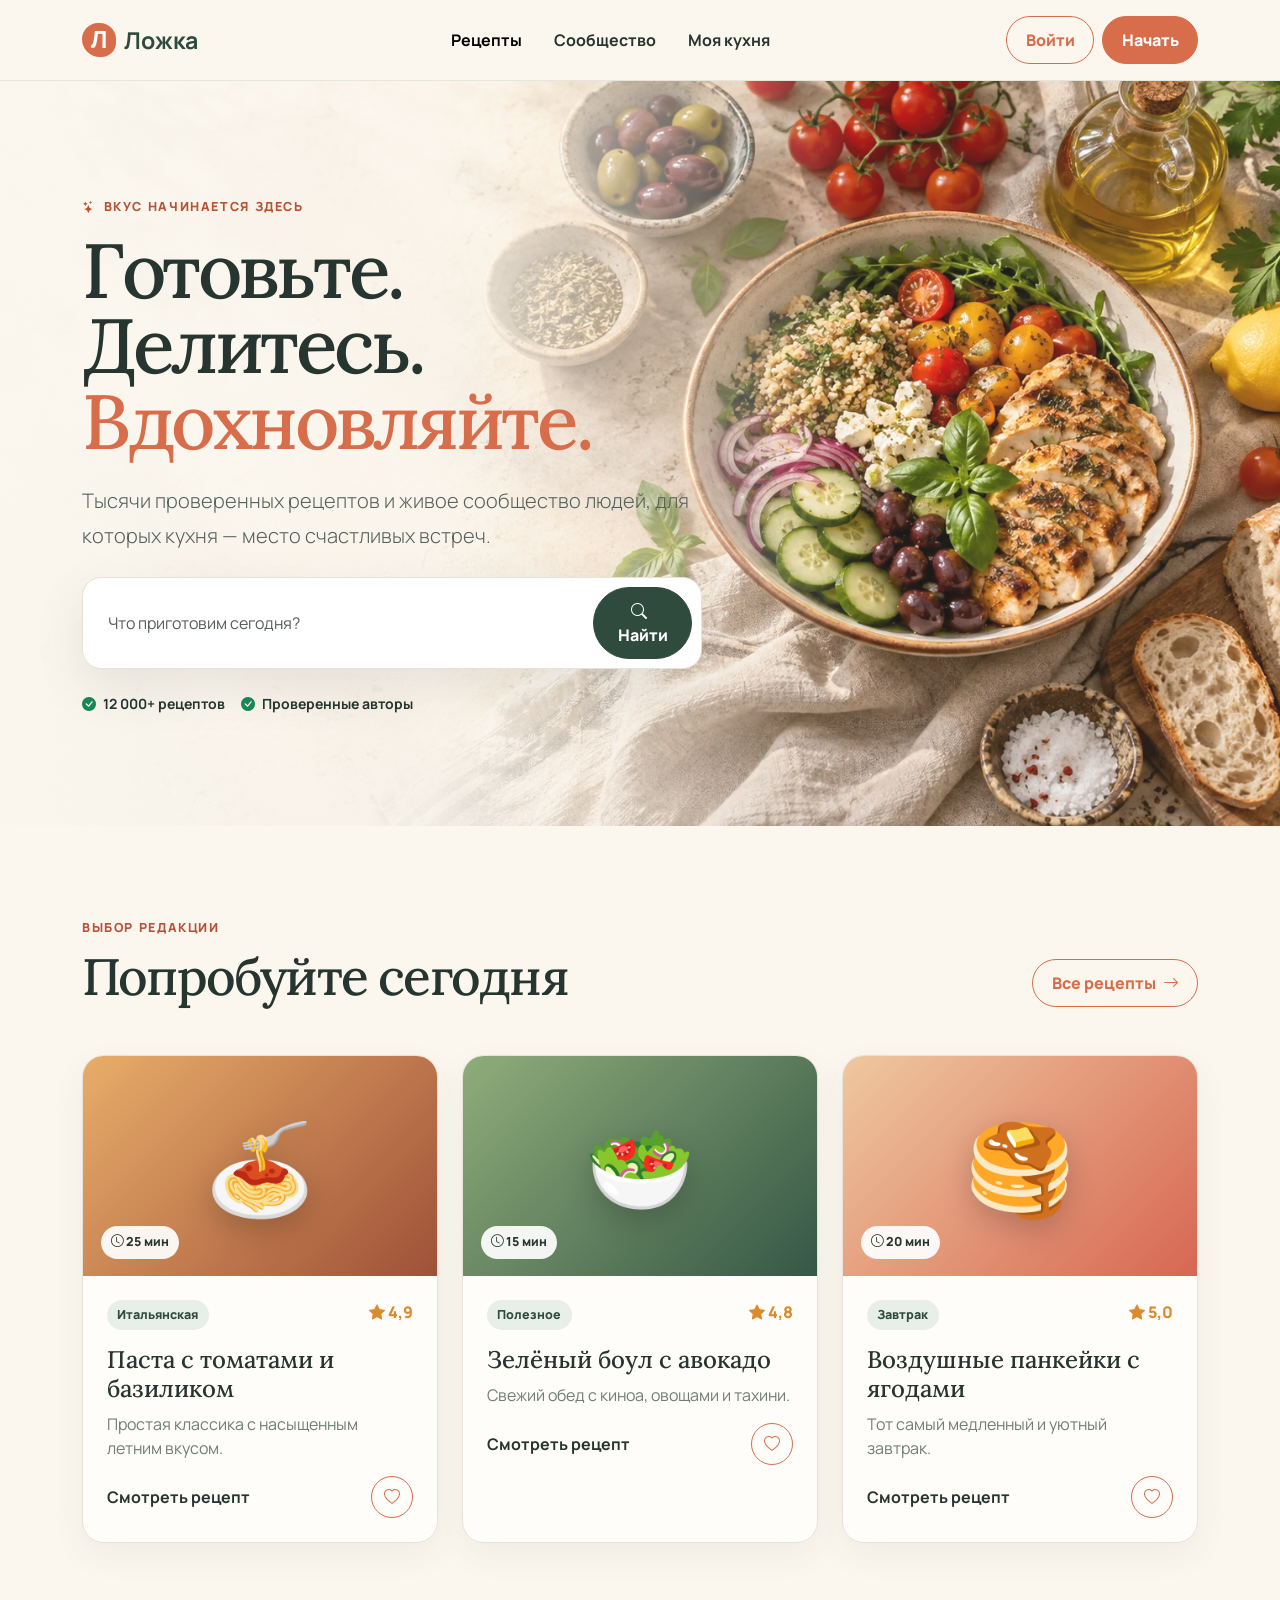
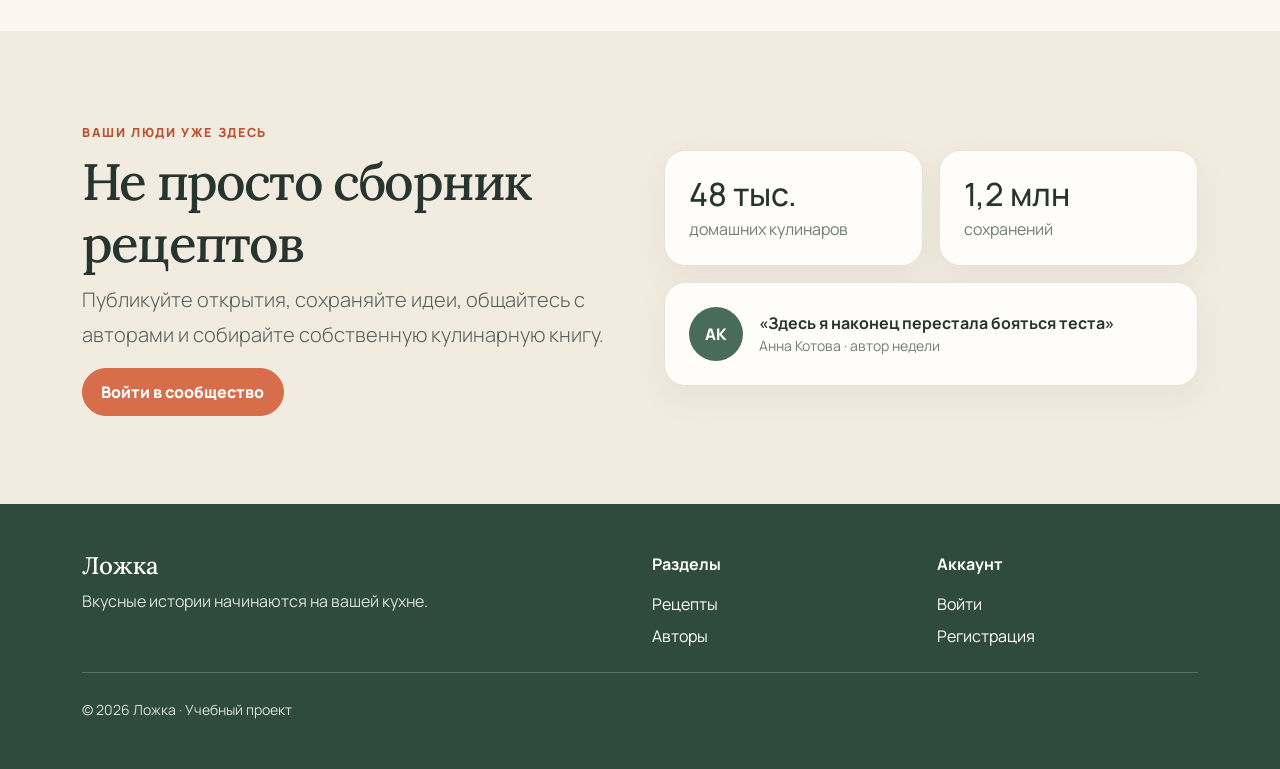
<file: labs/K3441/Меньшенин Евгений Андреевич/lab1/index.html>
<!doctype html>
<html lang="ru">
  <head>
    <meta charset="utf-8" />
    <meta name="viewport" content="width=device-width, initial-scale=1" />
    <meta
      name="description"
      content="Ложка — рецепты, идеи и кулинарное сообщество"
    />
    <title>Ложка — готовьте с удовольствием</title>
    <link rel="preconnect" href="https://fonts.googleapis.com" />
    <link rel="preconnect" href="https://fonts.gstatic.com" crossorigin />
    <link
      href="https://fonts.googleapis.com/css2?family=Lora:wght@600;700&family=Manrope:wght@400;600;700;800&display=swap"
      rel="stylesheet"
    />
    <link
      href="https://cdn.jsdelivr.net/npm/bootstrap@5.3.3/dist/css/bootstrap.min.css"
      rel="stylesheet"
    />
    <link
      href="https://cdn.jsdelivr.net/npm/bootstrap-icons@1.11.3/font/bootstrap-icons.min.css"
      rel="stylesheet"
    />
    <link href="assets/css/styles.css" rel="stylesheet" />
  </head>

  <body>
    <nav class="navbar navbar-expand-lg sticky-top">
      <div class="container py-2">
        <a class="navbar-brand d-flex align-items-center" href="index.html"
          ><span class="brand-mark">Л</span>Ложка</a
        ><button
          class="navbar-toggler"
          data-bs-toggle="collapse"
          data-bs-target="#nav"
        >
          <span class="navbar-toggler-icon"></span>
        </button>
        <div class="collapse navbar-collapse" id="nav">
          <ul class="navbar-nav mx-auto gap-lg-3">
            <li class="nav-item">
              <a class="nav-link active" href="index.html">Рецепты</a>
            </li>
            <li class="nav-item">
              <a class="nav-link" href="community.html">Сообщество</a>
            </li>
            <li class="nav-item">
              <a class="nav-link" href="profile.html">Моя кухня</a>
            </li>
          </ul>
          <div class="d-flex gap-2">
            <a class="btn btn-outline-primary" href="login.html">Войти</a
            ><a class="btn btn-primary" href="register.html">Начать</a>
          </div>
        </div>
      </div>
    </nav>

    <main>
      <section class="hero">
        <div class="container">
          <div class="hero-copy">
            <span class="eyebrow mb-3"
              ><i class="bi bi-stars"></i> Вкус начинается здесь</span
            >
            <h1 class="display-title mb-4">
              Готовьте.<br />Делитесь.<br /><span
                style="color: var(--terracotta)"
                >Вдохновляйте.</span
              >
            </h1>
            <p class="lead mb-4">
              Тысячи проверенных рецептов и живое сообщество людей, для которых
              кухня — место счастливых встреч.
            </p>
            <form class="search-shell d-flex gap-2" action="#catalog">
              <label class="visually-hidden" for="hero-search"
                >Найти рецепт</label
              ><input
                id="hero-search"
                class="form-control"
                placeholder="Что приготовим сегодня?"
              /><button class="btn btn-dark" type="submit">
                <i class="bi bi-search me-2"></i>Найти
              </button>
            </form>
            <div class="d-flex flex-wrap gap-3 mt-4 small fw-bold">
              <span
                ><i class="bi bi-check-circle-fill text-success me-1"></i> 12
                000+ рецептов</span
              ><span
                ><i class="bi bi-check-circle-fill text-success me-1"></i>
                Проверенные авторы</span
              >
            </div>
          </div>
        </div>
      </section>

      <section class="section-pad" id="catalog">
        <div class="container">
          <div
            class="d-flex flex-wrap justify-content-between align-items-end gap-3 mb-5"
          >
            <div>
              <span class="eyebrow">Выбор редакции</span>
              <h2 class="section-title mt-2 mb-0">Попробуйте сегодня</h2>
            </div>
            <a class="btn btn-outline-primary" href="search.html"
              >Все рецепты <i class="bi bi-arrow-right ms-1"></i
            ></a>
          </div>
          <div class="row g-4">
            <div class="col-md-6 col-lg-4">
              <article class="paper-card hoverable">
                <div class="recipe-visual visual-1">
                  <span class="food-emoji">🍝</span
                  ><span class="time-pill"
                    ><i class="bi bi-clock"></i> 25 мин</span
                  >
                </div>
                <div class="p-4">
                  <div class="d-flex justify-content-between">
                    <span class="tag-pill">Итальянская</span
                    ><span class="rating"
                      ><i class="bi bi-star-fill"></i> 4,9</span
                    >
                  </div>
                  <h3 class="h4 mt-3">Паста с томатами и базиликом</h3>
                  <p class="text-muted">
                    Простая классика с насыщенным летним вкусом.
                  </p>
                  <div
                    class="d-flex justify-content-between align-items-center"
                  >
                    <a class="fw-bold text-decoration-none" href="recipe.html"
                      >Смотреть рецепт</a
                    ><button
                      class="btn btn-outline-primary icon-button"
                      data-favorite
                      aria-label="Добавить в избранное"
                    >
                      <i class="bi bi-heart"></i>
                    </button>
                  </div>
                </div>
              </article>
            </div>
            <div class="col-md-6 col-lg-4">
              <article class="paper-card hoverable">
                <div class="recipe-visual visual-2">
                  <span class="food-emoji">🥗</span
                  ><span class="time-pill"
                    ><i class="bi bi-clock"></i> 15 мин</span
                  >
                </div>
                <div class="p-4">
                  <div class="d-flex justify-content-between">
                    <span class="tag-pill">Полезное</span
                    ><span class="rating"
                      ><i class="bi bi-star-fill"></i> 4,8</span
                    >
                  </div>
                  <h3 class="h4 mt-3">Зелёный боул с авокадо</h3>
                  <p class="text-muted">
                    Свежий обед с киноа, овощами и тахини.
                  </p>
                  <div
                    class="d-flex justify-content-between align-items-center"
                  >
                    <a class="fw-bold text-decoration-none" href="recipe.html"
                      >Смотреть рецепт</a
                    ><button
                      class="btn btn-outline-primary icon-button"
                      data-favorite
                      aria-label="Добавить в избранное"
                    >
                      <i class="bi bi-heart"></i>
                    </button>
                  </div>
                </div>
              </article>
            </div>
            <div class="col-md-6 col-lg-4">
              <article class="paper-card hoverable">
                <div class="recipe-visual visual-3">
                  <span class="food-emoji">🥞</span
                  ><span class="time-pill"
                    ><i class="bi bi-clock"></i> 20 мин</span
                  >
                </div>
                <div class="p-4">
                  <div class="d-flex justify-content-between">
                    <span class="tag-pill">Завтрак</span
                    ><span class="rating"
                      ><i class="bi bi-star-fill"></i> 5,0</span
                    >
                  </div>
                  <h3 class="h4 mt-3">Воздушные панкейки с ягодами</h3>
                  <p class="text-muted">
                    Тот самый медленный и уютный завтрак.
                  </p>
                  <div
                    class="d-flex justify-content-between align-items-center"
                  >
                    <a class="fw-bold text-decoration-none" href="recipe.html"
                      >Смотреть рецепт</a
                    ><button
                      class="btn btn-outline-primary icon-button"
                      data-favorite
                      aria-label="Добавить в избранное"
                    >
                      <i class="bi bi-heart"></i>
                    </button>
                  </div>
                </div>
              </article>
            </div>
          </div>
        </div>
      </section>

      <section class="section-pad soft-section">
        <div class="container">
          <div class="row align-items-center g-5">
            <div class="col-lg-6">
              <span class="eyebrow">Ваши люди уже здесь</span>
              <h2 class="section-title mt-2">Не просто сборник рецептов</h2>
              <p class="lead">
                Публикуйте открытия, сохраняйте идеи, общайтесь с авторами и
                собирайте собственную кулинарную книгу.
              </p>
              <a class="btn btn-primary" href="community.html"
                >Войти в сообщество</a
              >
            </div>
            <div class="col-lg-6">
              <div class="row g-3">
                <div class="col-6">
                  <div class="paper-card p-4">
                    <div class="h2 mb-1">48 тыс.</div>
                    <div class="text-muted">домашних кулинаров</div>
                  </div>
                </div>
                <div class="col-6">
                  <div class="paper-card p-4">
                    <div class="h2 mb-1">1,2 млн</div>
                    <div class="text-muted">сохранений</div>
                  </div>
                </div>
                <div class="col-12">
                  <div class="paper-card p-4 d-flex gap-3 align-items-center">
                    <div class="author-avatar">АК</div>
                    <div>
                      <strong>«Здесь я наконец перестала бояться теста»</strong>
                      <div class="text-muted small">
                        Анна Котова · автор недели
                      </div>
                    </div>
                  </div>
                </div>
              </div>
            </div>
          </div>
        </div>
      </section>
    </main>

    <footer class="py-5">
      <div class="container">
        <div class="row g-4">
          <div class="col-md-6">
            <div class="brand h4 text-white">Ложка</div>
            <p class="mb-0">Вкусные истории начинаются на вашей кухне.</p>
          </div>
          <div class="col-6 col-md-3">
            <strong class="text-white">Разделы</strong>
            <div class="d-grid gap-2 mt-3">
              <a href="search.html">Рецепты</a
              ><a href="community.html">Авторы</a>
            </div>
          </div>
          <div class="col-6 col-md-3">
            <strong class="text-white">Аккаунт</strong>
            <div class="d-grid gap-2 mt-3">
              <a href="login.html">Войти</a
              ><a href="register.html">Регистрация</a>
            </div>
          </div>
        </div>
        <hr class="my-4" />
        <small>© 2026 Ложка · Учебный проект</small>
      </div>
    </footer>
    <div class="toast-container position-fixed bottom-0 end-0 p-3">
      <div id="liveToast" class="toast">
        <div class="toast-header">
          <strong class="me-auto">Ложка</strong
          ><button class="btn-close" data-bs-dismiss="toast"></button>
        </div>
        <div class="toast-body"></div>
      </div>
    </div>
    <script src="https://cdn.jsdelivr.net/npm/bootstrap@5.3.3/dist/js/bootstrap.bundle.min.js"></script>
    <script src="assets/js/app.js"></script>
  </body>
</html>
</file>
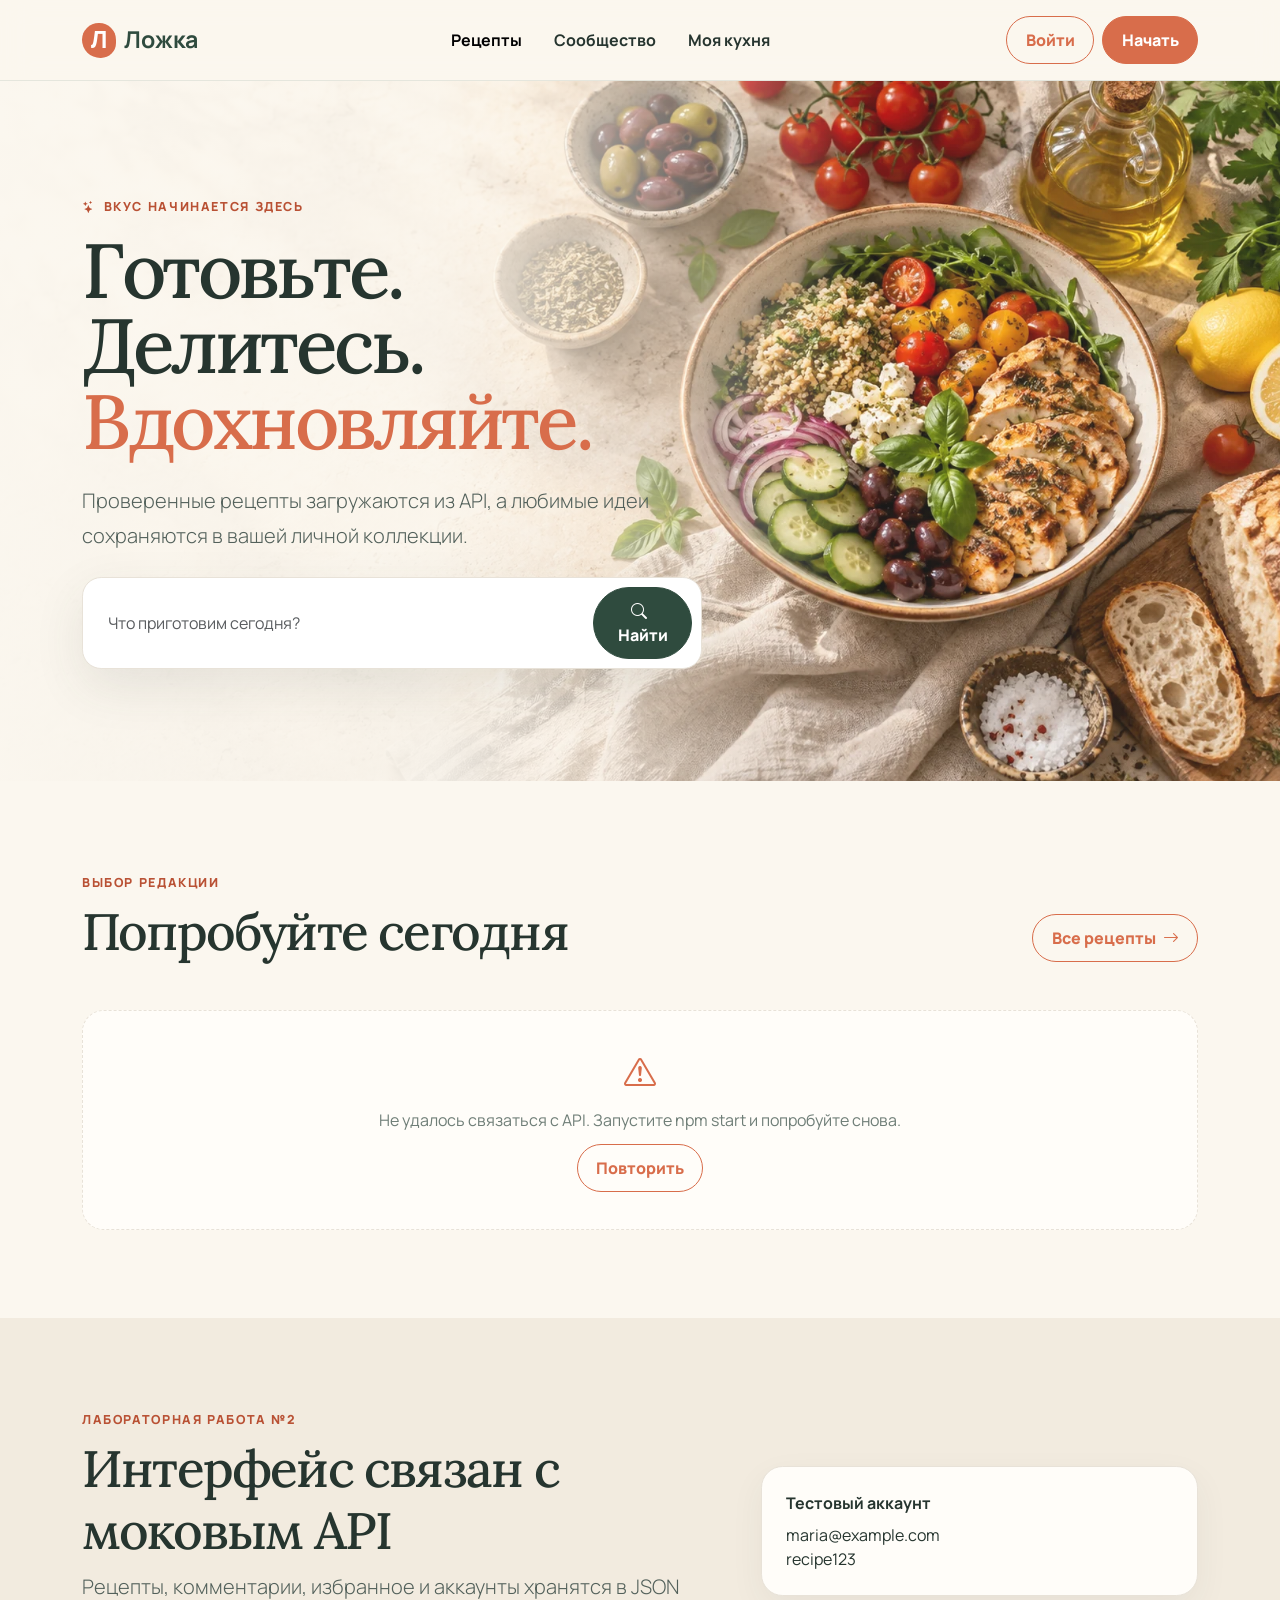
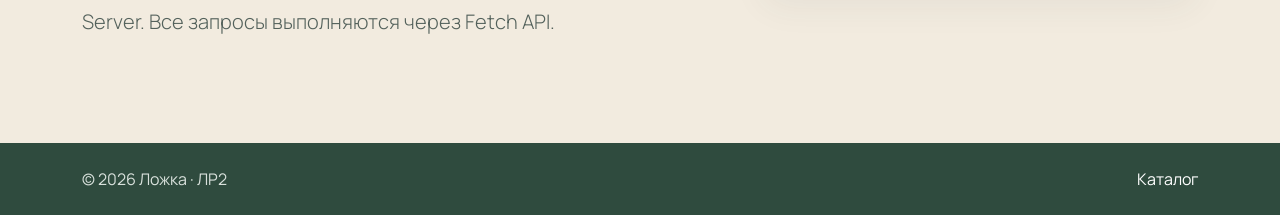
<file: labs/K3441/Меньшенин Евгений Андреевич/lab2/index.html>
<!doctype html>
<html lang="ru">
  <head>
    <meta charset="utf-8" />
    <meta name="viewport" content="width=device-width, initial-scale=1" />
    <meta
      name="description"
      content="Ложка — рецепты из внешнего API и кулинарное сообщество"
    />
    <title>Ложка — готовьте с удовольствием</title>
    <link rel="preconnect" href="https://fonts.googleapis.com" />
    <link rel="preconnect" href="https://fonts.gstatic.com" crossorigin />
    <link
      href="https://fonts.googleapis.com/css2?family=Lora:wght@600;700&family=Manrope:wght@400;600;700;800&display=swap"
      rel="stylesheet"
    />
    <link
      href="https://cdn.jsdelivr.net/npm/bootstrap@5.3.3/dist/css/bootstrap.min.css"
      rel="stylesheet"
    />
    <link
      href="https://cdn.jsdelivr.net/npm/bootstrap-icons@1.11.3/font/bootstrap-icons.min.css"
      rel="stylesheet"
    />
    <link href="assets/css/styles.css" rel="stylesheet" />
  </head>
  <body data-page="home">
    <nav class="navbar navbar-expand-lg sticky-top">
      <div class="container py-2">
        <a class="navbar-brand" href="index.html"
          ><span class="brand-mark">Л</span>Ложка</a
        ><button
          class="navbar-toggler"
          data-bs-toggle="collapse"
          data-bs-target="#nav"
          aria-label="Открыть меню"
        >
          <span class="navbar-toggler-icon"></span>
        </button>
        <div class="collapse navbar-collapse" id="nav">
          <ul class="navbar-nav mx-auto gap-lg-3">
            <li><a class="nav-link active" href="index.html">Рецепты</a></li>
            <li><a class="nav-link" href="community.html">Сообщество</a></li>
            <li><a class="nav-link" href="profile.html">Моя кухня</a></li>
          </ul>
          <div class="d-flex gap-2" data-guest-only>
            <a class="btn btn-outline-primary" href="login.html">Войти</a
            ><a class="btn btn-primary" href="register.html">Начать</a>
          </div>
          <button
            class="btn btn-outline-primary d-none"
            data-user-only
            data-logout
          >
            Выйти
          </button>
        </div>
      </div>
    </nav>
    <main>
      <section class="hero">
        <div class="container">
          <div class="hero-copy">
            <span class="eyebrow mb-3"
              ><i class="bi bi-stars"></i> Вкус начинается здесь</span
            >
            <h1 class="display-title mb-4">
              Готовьте.<br />Делитесь.<br /><span
                style="color: var(--terracotta)"
                >Вдохновляйте.</span
              >
            </h1>
            <p class="lead mb-4">
              Проверенные рецепты загружаются из API, а любимые идеи сохраняются
              в вашей личной коллекции.
            </p>
            <form class="search-shell d-flex gap-2" action="search.html">
              <label class="visually-hidden" for="hero-search"
                >Найти рецепт</label
              ><input
                id="hero-search"
                class="form-control"
                name="q"
                placeholder="Что приготовим сегодня?"
              /><button class="btn btn-dark" type="submit">
                <i class="bi bi-search me-2"></i>Найти
              </button>
            </form>
          </div>
        </div>
      </section>
      <section class="section-pad">
        <div class="container">
          <div
            class="d-flex flex-wrap justify-content-between align-items-end gap-3 mb-5"
          >
            <div>
              <span class="eyebrow">Выбор редакции</span>
              <h2 class="section-title mt-2 mb-0">Попробуйте сегодня</h2>
            </div>
            <a class="btn btn-outline-primary" href="search.html"
              >Все рецепты <i class="bi bi-arrow-right ms-1"></i
            ></a>
          </div>
          <div class="row g-4" data-home-recipes></div>
        </div>
      </section>
      <section class="section-pad soft-section">
        <div class="container">
          <div class="row align-items-center g-5">
            <div class="col-lg-7">
              <span class="eyebrow">Лабораторная работа №2</span>
              <h2 class="section-title mt-2">Интерфейс связан с моковым API</h2>
              <p class="lead">
                Рецепты, комментарии, избранное и аккаунты хранятся в JSON
                Server. Все запросы выполняются через Fetch API.
              </p>
            </div>
            <div class="col-lg-5">
              <div class="paper-card p-4">
                <strong>Тестовый аккаунт</strong>
                <div class="mt-2">maria@example.com</div>
                <div>recipe123</div>
              </div>
            </div>
          </div>
        </div>
      </section>
    </main>
    <footer class="py-4">
      <div class="container d-flex justify-content-between">
        <span>© 2026 Ложка · ЛР2</span><a href="search.html">Каталог</a>
      </div>
    </footer>
    <div class="toast-container position-fixed bottom-0 end-0 p-3">
      <div id="liveToast" class="toast"><div class="toast-body"></div></div>
    </div>
    <script src="https://cdn.jsdelivr.net/npm/bootstrap@5.3.3/dist/js/bootstrap.bundle.min.js"></script>
    <script src="assets/js/api.js"></script>
    <script src="assets/js/app.js"></script>
  </body>
</html>
</file>
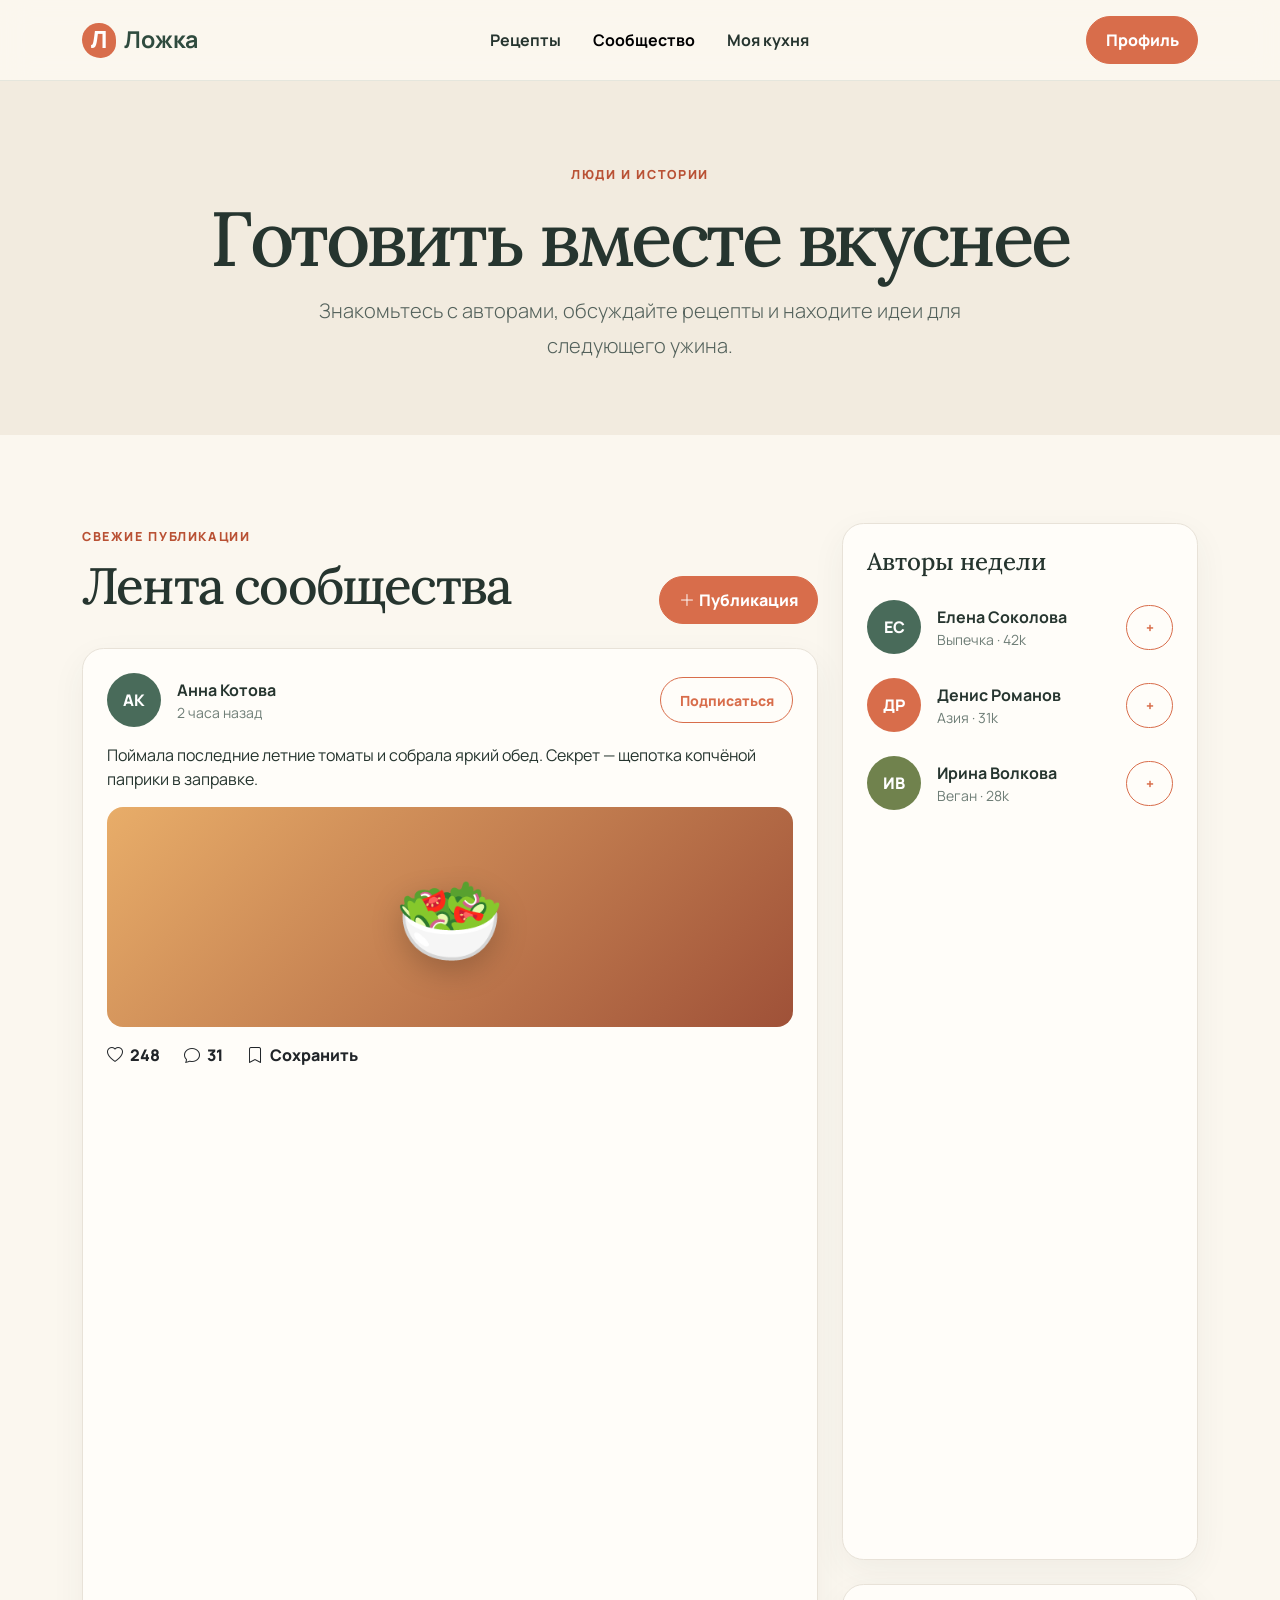
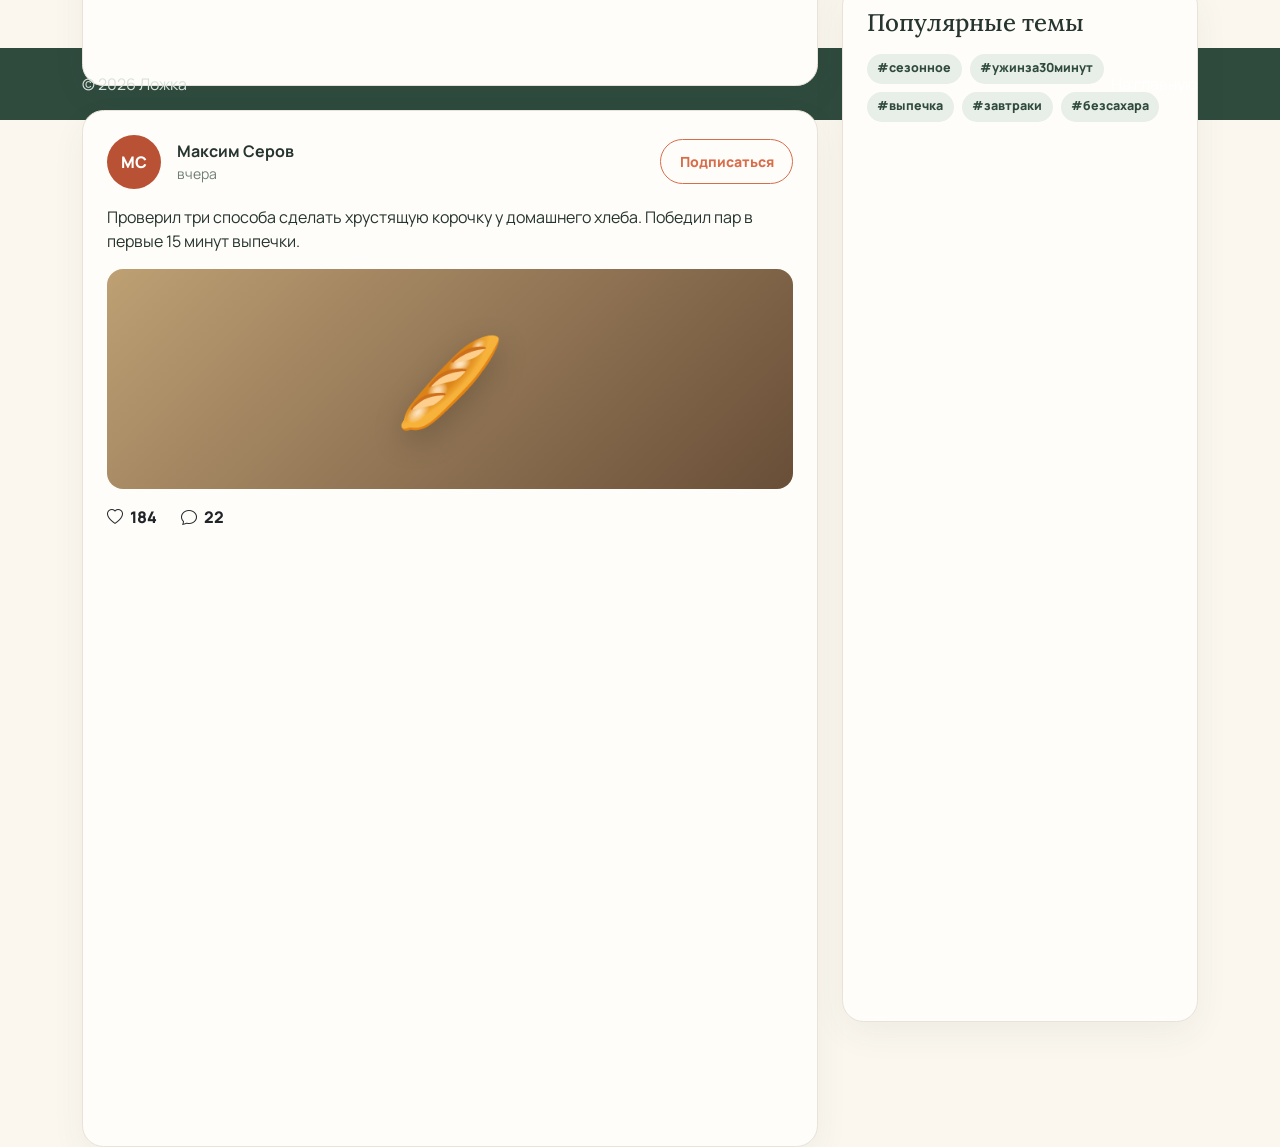
<file: labs/K3441/Меньшенин Евгений Андреевич/lab1/community.html>
<!doctype html>
<html lang="ru">
  <head>
    <meta charset="utf-8" />
    <meta name="viewport" content="width=device-width, initial-scale=1" />
    <title>Сообщество — Ложка</title>
    <link rel="preconnect" href="https://fonts.googleapis.com" />
    <link rel="preconnect" href="https://fonts.gstatic.com" crossorigin />
    <link
      href="https://fonts.googleapis.com/css2?family=Lora:wght@600;700&family=Manrope:wght@400;600;700;800&display=swap"
      rel="stylesheet"
    />
    <link
      href="https://cdn.jsdelivr.net/npm/bootstrap@5.3.3/dist/css/bootstrap.min.css"
      rel="stylesheet"
    />
    <link
      href="https://cdn.jsdelivr.net/npm/bootstrap-icons@1.11.3/font/bootstrap-icons.min.css"
      rel="stylesheet"
    />
    <link href="assets/css/styles.css" rel="stylesheet" />
  </head>

  <body>
    <nav class="navbar navbar-expand-lg sticky-top">
      <div class="container py-2">
        <a class="navbar-brand" href="index.html"
          ><span class="brand-mark">Л</span>Ложка</a
        ><button
          class="navbar-toggler"
          data-bs-toggle="collapse"
          data-bs-target="#nav"
        >
          <span class="navbar-toggler-icon"></span>
        </button>
        <div class="collapse navbar-collapse" id="nav">
          <ul class="navbar-nav mx-auto gap-lg-3">
            <li><a class="nav-link" href="search.html">Рецепты</a></li>
            <li>
              <a class="nav-link active" href="community.html">Сообщество</a>
            </li>
            <li><a class="nav-link" href="profile.html">Моя кухня</a></li>
          </ul>
          <a class="btn btn-primary" href="profile.html">Профиль</a>
        </div>
      </div>
    </nav>
    <header class="page-hero">
      <div class="container text-center">
        <span class="eyebrow">Люди и истории</span>
        <h1 class="display-title mt-3">Готовить вместе вкуснее</h1>
        <p class="lead mx-auto mt-3" style="max-width: 700px">
          Знакомьтесь с авторами, обсуждайте рецепты и находите идеи для
          следующего ужина.
        </p>
      </div>
    </header>
    <main class="section-pad">
      <div class="container">
        <div class="row g-4">
          <div class="col-lg-8">
            <div class="d-flex justify-content-between align-items-end mb-4">
              <div>
                <span class="eyebrow">Свежие публикации</span>
                <h2 class="section-title mt-2">Лента сообщества</h2>
              </div>
              <button class="btn btn-primary">
                <i class="bi bi-plus-lg me-1"></i>Публикация
              </button>
            </div>
            <article class="paper-card p-4 mb-4">
              <div class="d-flex align-items-center gap-3">
                <div class="author-avatar">АК</div>
                <div class="flex-grow-1">
                  <strong>Анна Котова</strong>
                  <div class="small text-muted">2 часа назад</div>
                </div>
                <button class="btn btn-outline-primary btn-sm" data-follow>
                  Подписаться
                </button>
              </div>
              <p class="my-3">
                Поймала последние летние томаты и собрала яркий обед. Секрет —
                щепотка копчёной паприки в заправке.
              </p>
              <div class="recipe-visual visual-1 rounded-4">
                <span class="food-emoji">🥗</span>
              </div>
              <div class="d-flex gap-4 mt-3">
                <button class="btn p-0 border-0">
                  <i class="bi bi-heart me-1"></i> 248</button
                ><button class="btn p-0 border-0">
                  <i class="bi bi-chat me-1"></i> 31</button
                ><button class="btn p-0 border-0">
                  <i class="bi bi-bookmark me-1"></i> Сохранить
                </button>
              </div>
            </article>
            <article class="paper-card p-4">
              <div class="d-flex align-items-center gap-3">
                <div class="author-avatar" style="background: #b95134">МС</div>
                <div class="flex-grow-1">
                  <strong>Максим Серов</strong>
                  <div class="small text-muted">вчера</div>
                </div>
                <button class="btn btn-outline-primary btn-sm" data-follow>
                  Подписаться
                </button>
              </div>
              <p class="my-3">
                Проверил три способа сделать хрустящую корочку у домашнего
                хлеба. Победил пар в первые 15 минут выпечки.
              </p>
              <div class="recipe-visual visual-4 rounded-4">
                <span class="food-emoji">🥖</span>
              </div>
              <div class="d-flex gap-4 mt-3">
                <button class="btn p-0 border-0">
                  <i class="bi bi-heart me-1"></i> 184</button
                ><button class="btn p-0 border-0">
                  <i class="bi bi-chat me-1"></i> 22
                </button>
              </div>
            </article>
          </div>
          <aside class="col-lg-4">
            <div class="paper-card p-4 mb-4">
              <h2 class="h4">Авторы недели</h2>
              <div class="d-grid gap-4 mt-4">
                <div class="d-flex gap-3 align-items-center">
                  <div class="author-avatar">ЕС</div>
                  <div class="flex-grow-1">
                    <strong>Елена Соколова</strong>
                    <div class="small text-muted">Выпечка · 42k</div>
                  </div>
                  <button class="btn btn-outline-primary btn-sm" data-follow>
                    +
                  </button>
                </div>
                <div class="d-flex gap-3 align-items-center">
                  <div class="author-avatar" style="background: #d86d4b">
                    ДР
                  </div>
                  <div class="flex-grow-1">
                    <strong>Денис Романов</strong>
                    <div class="small text-muted">Азия · 31k</div>
                  </div>
                  <button class="btn btn-outline-primary btn-sm" data-follow>
                    +
                  </button>
                </div>
                <div class="d-flex gap-3 align-items-center">
                  <div class="author-avatar" style="background: #70824d">
                    ИВ
                  </div>
                  <div class="flex-grow-1">
                    <strong>Ирина Волкова</strong>
                    <div class="small text-muted">Веган · 28k</div>
                  </div>
                  <button class="btn btn-outline-primary btn-sm" data-follow>
                    +
                  </button>
                </div>
              </div>
            </div>
            <div class="paper-card p-4">
              <h2 class="h4">Популярные темы</h2>
              <div class="d-flex flex-wrap gap-2 mt-3">
                <a class="tag-pill text-decoration-none" href="search.html"
                  >#сезонное</a
                ><a class="tag-pill text-decoration-none" href="search.html"
                  >#ужинза30минут</a
                ><a class="tag-pill text-decoration-none" href="search.html"
                  >#выпечка</a
                ><a class="tag-pill text-decoration-none" href="search.html"
                  >#завтраки</a
                ><a class="tag-pill text-decoration-none" href="search.html"
                  >#безсахара</a
                >
              </div>
            </div>
          </aside>
        </div>
      </div>
    </main>
    <footer class="py-4">
      <div class="container d-flex justify-content-between">
        <span>© 2026 Ложка</span><a href="index.html">На главную</a>
      </div>
    </footer>
    <div class="toast-container position-fixed bottom-0 end-0 p-3">
      <div id="liveToast" class="toast">
        <div class="toast-body"></div>
      </div>
    </div>
    <script src="https://cdn.jsdelivr.net/npm/bootstrap@5.3.3/dist/js/bootstrap.bundle.min.js"></script>
    <script src="assets/js/app.js"></script>
  </body>
</html>
</file>
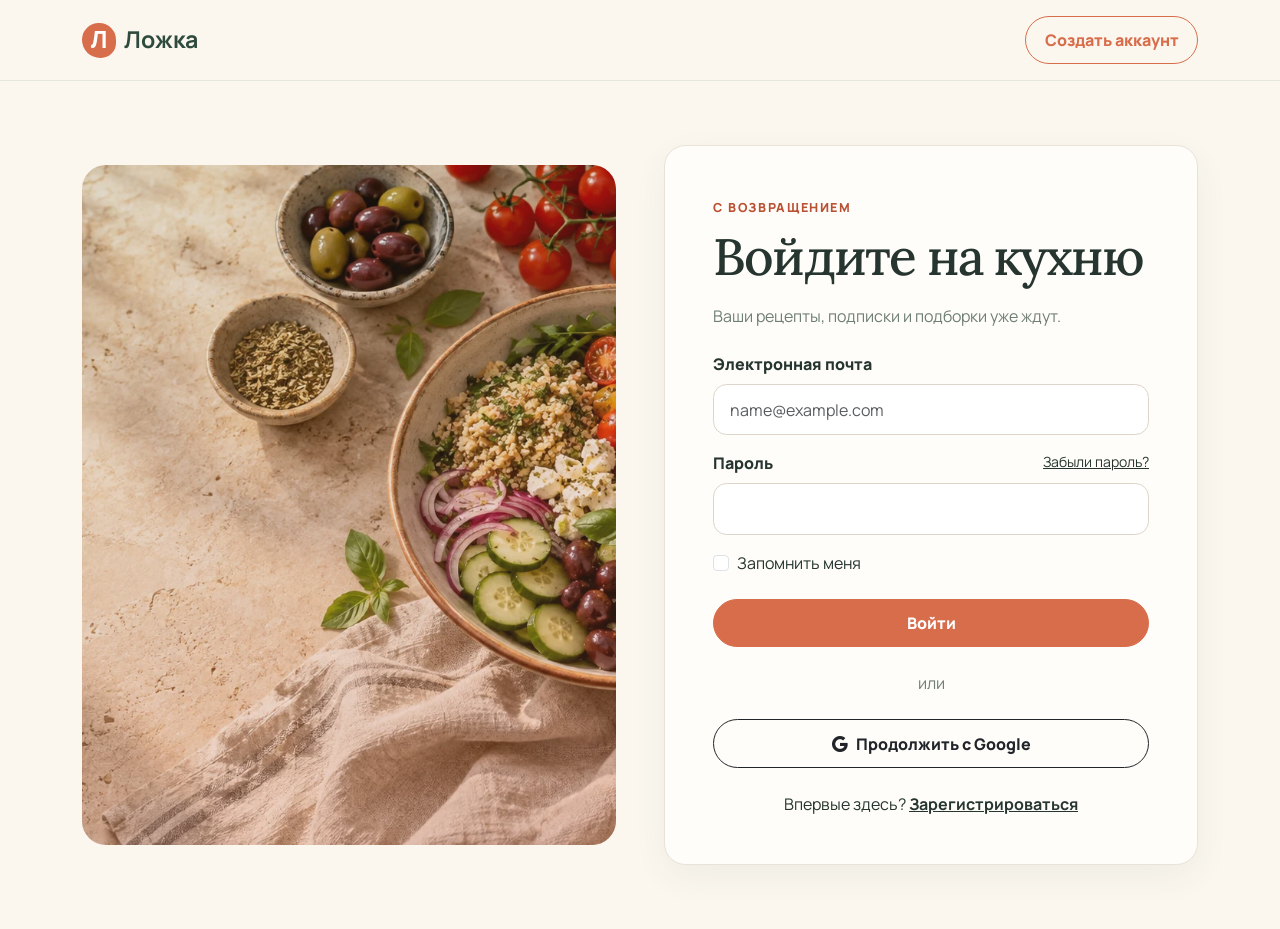
<file: labs/K3441/Меньшенин Евгений Андреевич/lab1/login.html>
<!doctype html>
<html lang="ru">
  <head>
    <meta charset="utf-8" />
    <meta name="viewport" content="width=device-width, initial-scale=1" />
    <title>Вход — Ложка</title>
    <link rel="preconnect" href="https://fonts.googleapis.com" />
    <link rel="preconnect" href="https://fonts.gstatic.com" crossorigin />
    <link
      href="https://fonts.googleapis.com/css2?family=Lora:wght@600;700&family=Manrope:wght@400;600;700;800&display=swap"
      rel="stylesheet"
    />
    <link
      href="https://cdn.jsdelivr.net/npm/bootstrap@5.3.3/dist/css/bootstrap.min.css"
      rel="stylesheet"
    />
    <link
      href="https://cdn.jsdelivr.net/npm/bootstrap-icons@1.11.3/font/bootstrap-icons.min.css"
      rel="stylesheet"
    />
    <link href="assets/css/styles.css" rel="stylesheet" />
  </head>

  <body>
    <nav class="navbar">
      <div class="container py-2">
        <a class="navbar-brand" href="index.html"
          ><span class="brand-mark">Л</span>Ложка</a
        ><a class="btn btn-outline-primary" href="register.html"
          >Создать аккаунт</a
        >
      </div>
    </nav>
    <main class="auth-page">
      <div class="container">
        <div class="row align-items-center g-5">
          <div class="col-lg-6 d-none d-lg-block">
            <div class="auth-art"></div>
          </div>
          <div class="col-lg-6">
            <section class="paper-card auth-card mx-auto">
              <span class="eyebrow">С возвращением</span>
              <h1 class="section-title mt-2 mb-3">Войдите на кухню</h1>
              <p class="text-muted mb-4">
                Ваши рецепты, подписки и подборки уже ждут.
              </p>
              <form
                class="needs-validation"
                novalidate
                data-success="Вы успешно вошли"
              >
                <div class="mb-3">
                  <label class="form-label" for="email">Электронная почта</label
                  ><input
                    class="form-control"
                    id="email"
                    type="email"
                    placeholder="name@example.com"
                    required
                  />
                  <div class="invalid-feedback">Введите корректный адрес.</div>
                </div>
                <div class="mb-3">
                  <div class="d-flex justify-content-between">
                    <label class="form-label" for="password">Пароль</label
                    ><a href="#" class="small">Забыли пароль?</a>
                  </div>
                  <input
                    class="form-control"
                    id="password"
                    type="password"
                    minlength="6"
                    required
                  />
                  <div class="invalid-feedback">Не менее 6 символов.</div>
                </div>
                <div class="form-check mb-4">
                  <input
                    class="form-check-input"
                    id="remember"
                    type="checkbox"
                  /><label class="form-check-label" for="remember"
                    >Запомнить меня</label
                  >
                </div>
                <button class="btn btn-primary w-100" type="submit">
                  Войти
                </button>
              </form>
              <div class="text-center text-muted my-4">или</div>
              <button class="btn btn-outline-dark w-100" type="button">
                <i class="bi bi-google me-2"></i>Продолжить с Google
              </button>
              <p class="text-center mt-4 mb-0">
                Впервые здесь?
                <a href="register.html" class="fw-bold">Зарегистрироваться</a>
              </p>
            </section>
          </div>
        </div>
      </div>
    </main>
    <div class="toast-container position-fixed bottom-0 end-0 p-3">
      <div id="liveToast" class="toast">
        <div class="toast-body"></div>
      </div>
    </div>
    <script src="https://cdn.jsdelivr.net/npm/bootstrap@5.3.3/dist/js/bootstrap.bundle.min.js"></script>
    <script src="assets/js/app.js"></script>
  </body>
</html>
</file>
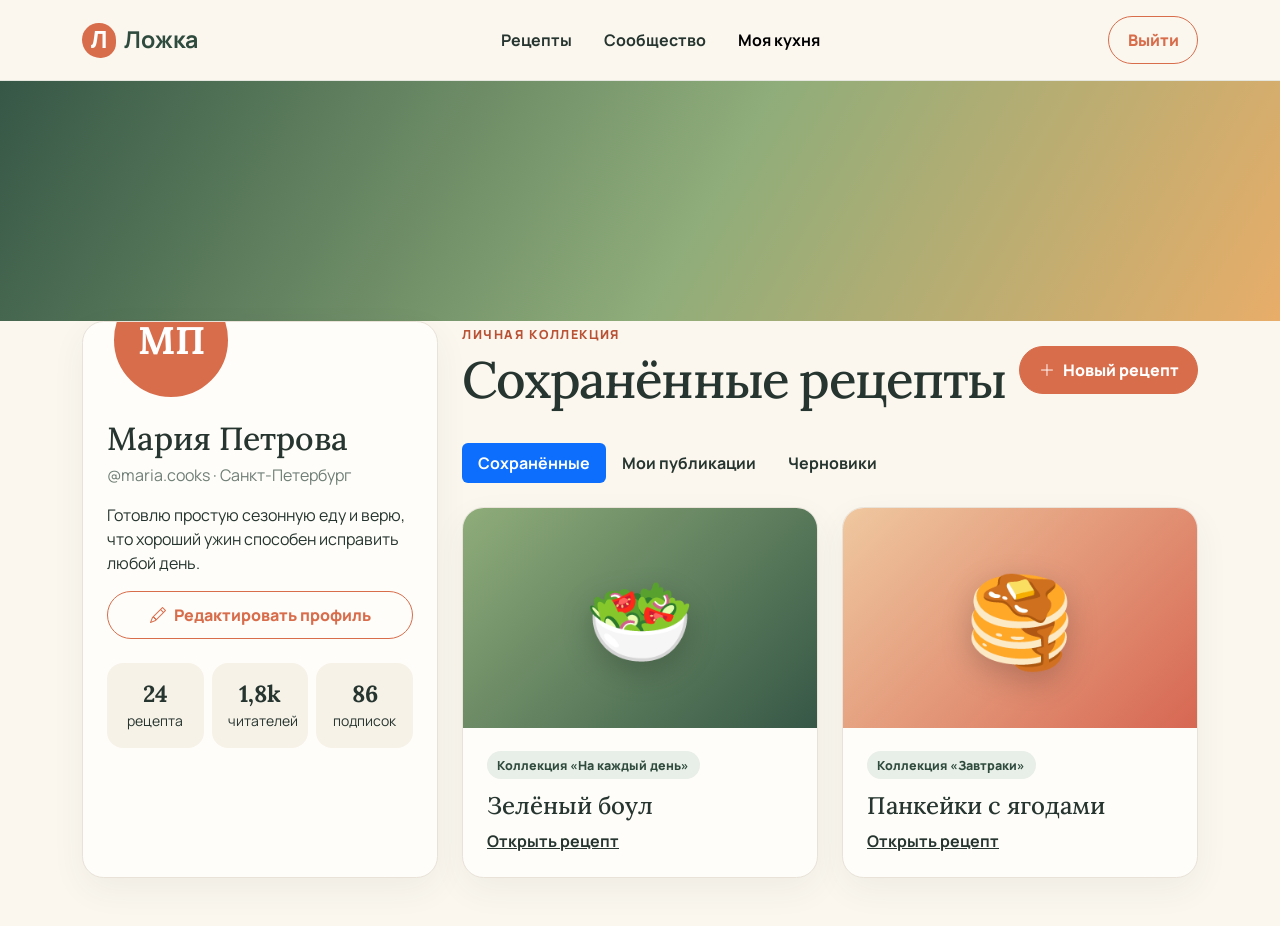
<file: labs/K3441/Меньшенин Евгений Андреевич/lab1/profile.html>
<!doctype html>
<html lang="ru">
  <head>
    <meta charset="utf-8" />
    <meta name="viewport" content="width=device-width, initial-scale=1" />
    <title>Моя кухня — Ложка</title>
    <link rel="preconnect" href="https://fonts.googleapis.com" />
    <link rel="preconnect" href="https://fonts.gstatic.com" crossorigin />
    <link
      href="https://fonts.googleapis.com/css2?family=Lora:wght@600;700&family=Manrope:wght@400;600;700;800&display=swap"
      rel="stylesheet"
    />
    <link
      href="https://cdn.jsdelivr.net/npm/bootstrap@5.3.3/dist/css/bootstrap.min.css"
      rel="stylesheet"
    />
    <link
      href="https://cdn.jsdelivr.net/npm/bootstrap-icons@1.11.3/font/bootstrap-icons.min.css"
      rel="stylesheet"
    />
    <link href="assets/css/styles.css" rel="stylesheet" />
  </head>

  <body>
    <nav class="navbar navbar-expand-lg sticky-top">
      <div class="container py-2">
        <a class="navbar-brand" href="index.html"
          ><span class="brand-mark">Л</span>Ложка</a
        ><button
          class="navbar-toggler"
          data-bs-toggle="collapse"
          data-bs-target="#nav"
        >
          <span class="navbar-toggler-icon"></span>
        </button>
        <div class="collapse navbar-collapse" id="nav">
          <ul class="navbar-nav mx-auto gap-lg-3">
            <li><a class="nav-link" href="search.html">Рецепты</a></li>
            <li><a class="nav-link" href="community.html">Сообщество</a></li>
            <li>
              <a class="nav-link active" href="profile.html">Моя кухня</a>
            </li>
          </ul>
          <a class="btn btn-outline-primary" href="login.html">Выйти</a>
        </div>
      </div>
    </nav>
    <main>
      <div class="profile-cover"></div>
      <section class="container pb-5">
        <div class="row g-4">
          <div class="col-lg-4">
            <div class="paper-card p-4">
              <div class="avatar">МП</div>
              <h1 class="h2 mt-3 mb-1">Мария Петрова</h1>
              <div class="text-muted mb-3">@maria.cooks · Санкт-Петербург</div>
              <p>
                Готовлю простую сезонную еду и верю, что хороший ужин способен
                исправить любой день.
              </p>
              <button
                class="btn btn-outline-primary w-100"
                data-bs-toggle="modal"
                data-bs-target="#editProfile"
              >
                <i class="bi bi-pencil me-2"></i>Редактировать профиль
              </button>
              <div class="row g-2 mt-3">
                <div class="col-4">
                  <div class="stat">
                    <strong>24</strong><small>рецепта</small>
                  </div>
                </div>
                <div class="col-4">
                  <div class="stat">
                    <strong>1,8k</strong><small>читателей</small>
                  </div>
                </div>
                <div class="col-4">
                  <div class="stat">
                    <strong>86</strong><small>подписок</small>
                  </div>
                </div>
              </div>
            </div>
          </div>
          <div class="col-lg-8">
            <div
              class="d-flex flex-wrap justify-content-between align-items-center gap-2 mb-4"
            >
              <div>
                <span class="eyebrow">Личная коллекция</span>
                <h2 class="section-title mt-1">Сохранённые рецепты</h2>
              </div>
              <button class="btn btn-primary">
                <i class="bi bi-plus-lg me-2"></i>Новый рецепт
              </button>
            </div>
            <ul class="nav nav-pills mb-4" role="tablist">
              <li class="nav-item">
                <button
                  class="nav-link active"
                  data-bs-toggle="pill"
                  data-bs-target="#saved"
                >
                  Сохранённые
                </button>
              </li>
              <li class="nav-item">
                <button
                  class="nav-link"
                  data-bs-toggle="pill"
                  data-bs-target="#mine"
                >
                  Мои публикации
                </button>
              </li>
              <li class="nav-item">
                <button
                  class="nav-link"
                  data-bs-toggle="pill"
                  data-bs-target="#drafts"
                >
                  Черновики
                </button>
              </li>
            </ul>
            <div class="tab-content">
              <div class="tab-pane fade show active" id="saved">
                <div class="row g-4">
                  <div class="col-md-6">
                    <article class="paper-card hoverable">
                      <div class="recipe-visual visual-2">
                        <span class="food-emoji">🥗</span>
                      </div>
                      <div class="p-4">
                        <span class="tag-pill">Коллекция «На каждый день»</span>
                        <h3 class="h4 mt-3">Зелёный боул</h3>
                        <a href="recipe.html" class="fw-bold">Открыть рецепт</a>
                      </div>
                    </article>
                  </div>
                  <div class="col-md-6">
                    <article class="paper-card hoverable">
                      <div class="recipe-visual visual-3">
                        <span class="food-emoji">🥞</span>
                      </div>
                      <div class="p-4">
                        <span class="tag-pill">Коллекция «Завтраки»</span>
                        <h3 class="h4 mt-3">Панкейки с ягодами</h3>
                        <a href="recipe.html" class="fw-bold">Открыть рецепт</a>
                      </div>
                    </article>
                  </div>
                </div>
              </div>
              <div class="tab-pane fade" id="mine">
                <div class="paper-card p-5 text-center">
                  <div class="display-5">👩‍🍳</div>
                  <h3>Пора поделиться рецептом</h3>
                  <p class="text-muted">
                    Ваша первая публикация появится здесь.
                  </p>
                </div>
              </div>
              <div class="tab-pane fade" id="drafts">
                <div class="paper-card p-5 text-center">
                  <h3>Черновиков пока нет</h3>
                  <p class="text-muted mb-0">
                    Начните новый рецепт и сохраните его на потом.
                  </p>
                </div>
              </div>
            </div>
          </div>
        </div>
      </section>
    </main>
    <div class="modal fade" id="editProfile" tabindex="-1">
      <div class="modal-dialog modal-dialog-centered">
        <div class="modal-content">
          <form
            class="needs-validation"
            novalidate
            data-success="Профиль обновлён"
          >
            <div class="modal-header">
              <h2 class="modal-title h4">Редактировать профиль</h2>
              <button class="btn-close" data-bs-dismiss="modal"></button>
            </div>
            <div class="modal-body">
              <label class="form-label" for="bio">О себе</label
              ><textarea class="form-control" id="bio" rows="4" required>
Готовлю простую сезонную еду и верю, что хороший ужин способен исправить любой день.</textarea
              >
            </div>
            <div class="modal-footer">
              <button
                class="btn btn-outline-secondary"
                data-bs-dismiss="modal"
                type="button"
              >
                Отмена</button
              ><button class="btn btn-primary" type="submit">Сохранить</button>
            </div>
          </form>
        </div>
      </div>
    </div>
    <div class="toast-container position-fixed bottom-0 end-0 p-3">
      <div id="liveToast" class="toast">
        <div class="toast-body"></div>
      </div>
    </div>
    <script src="https://cdn.jsdelivr.net/npm/bootstrap@5.3.3/dist/js/bootstrap.bundle.min.js"></script>
    <script src="assets/js/app.js"></script>
  </body>
</html>
</file>
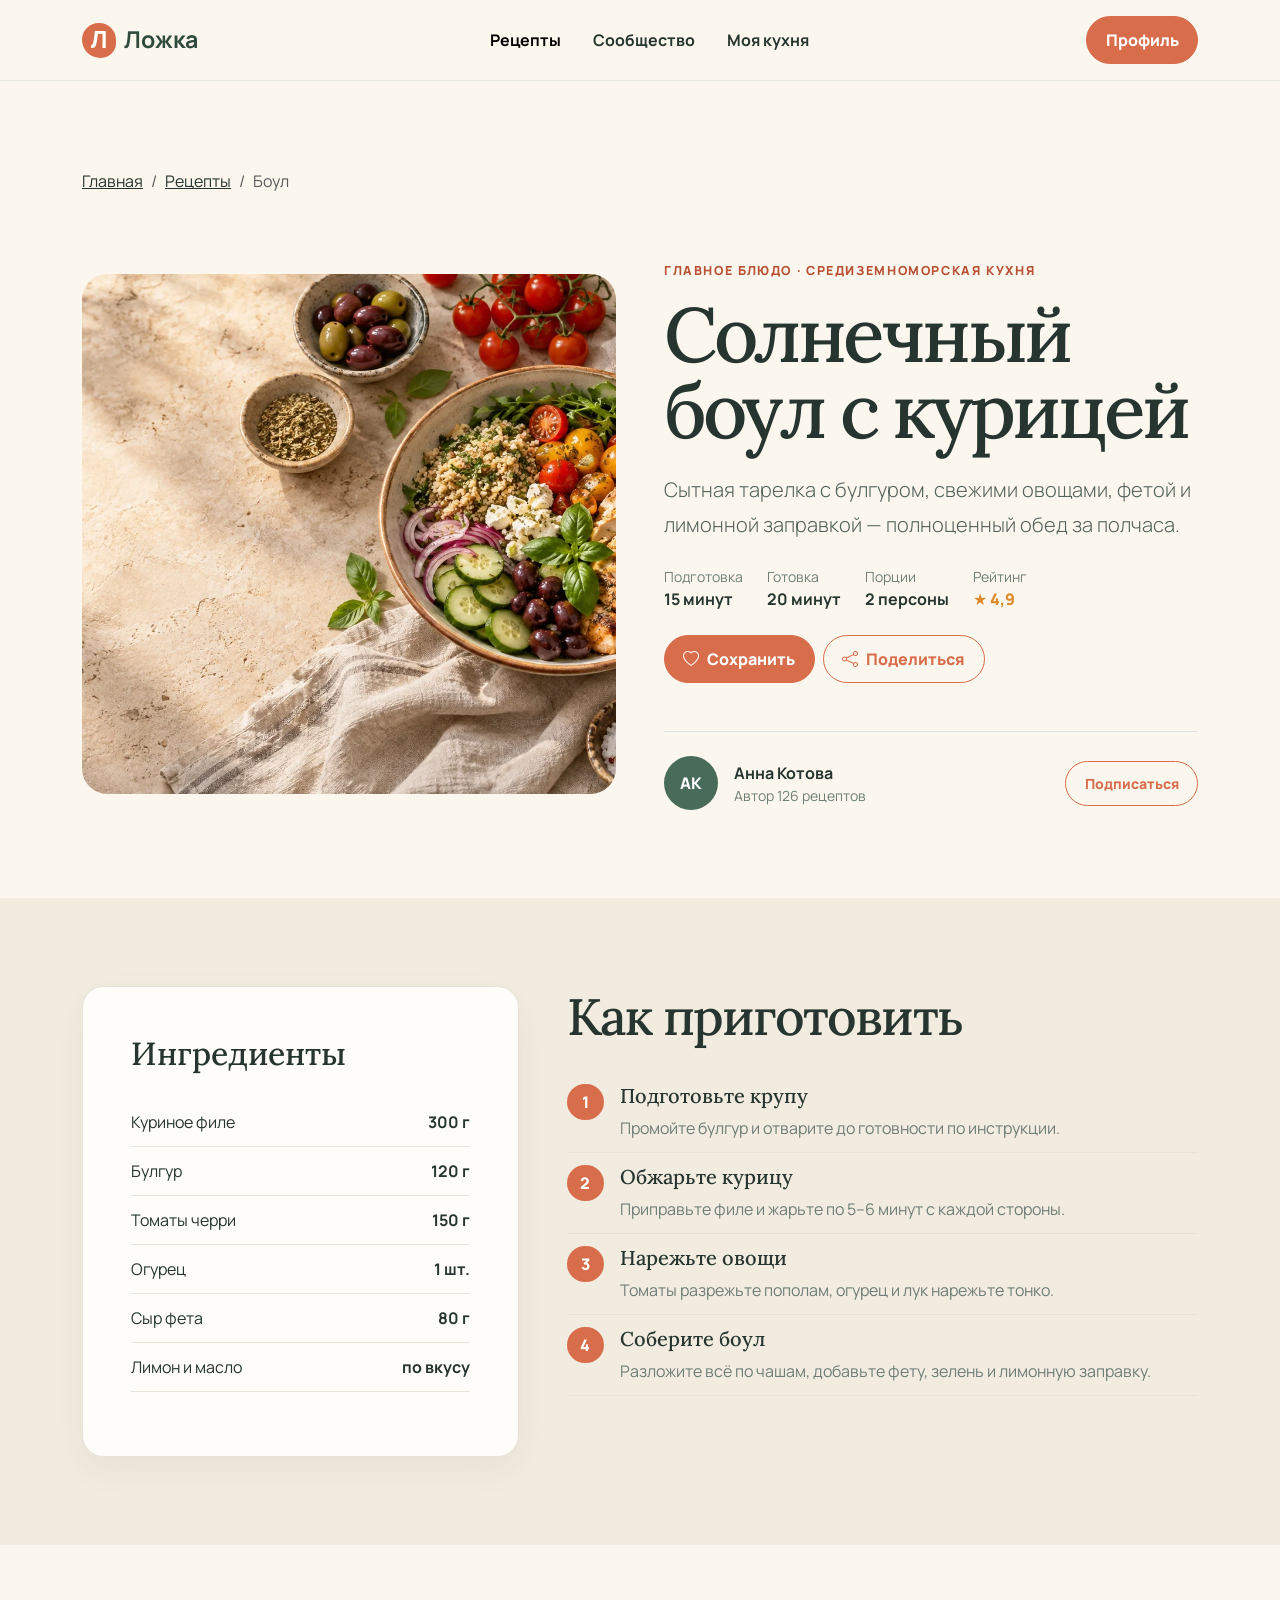
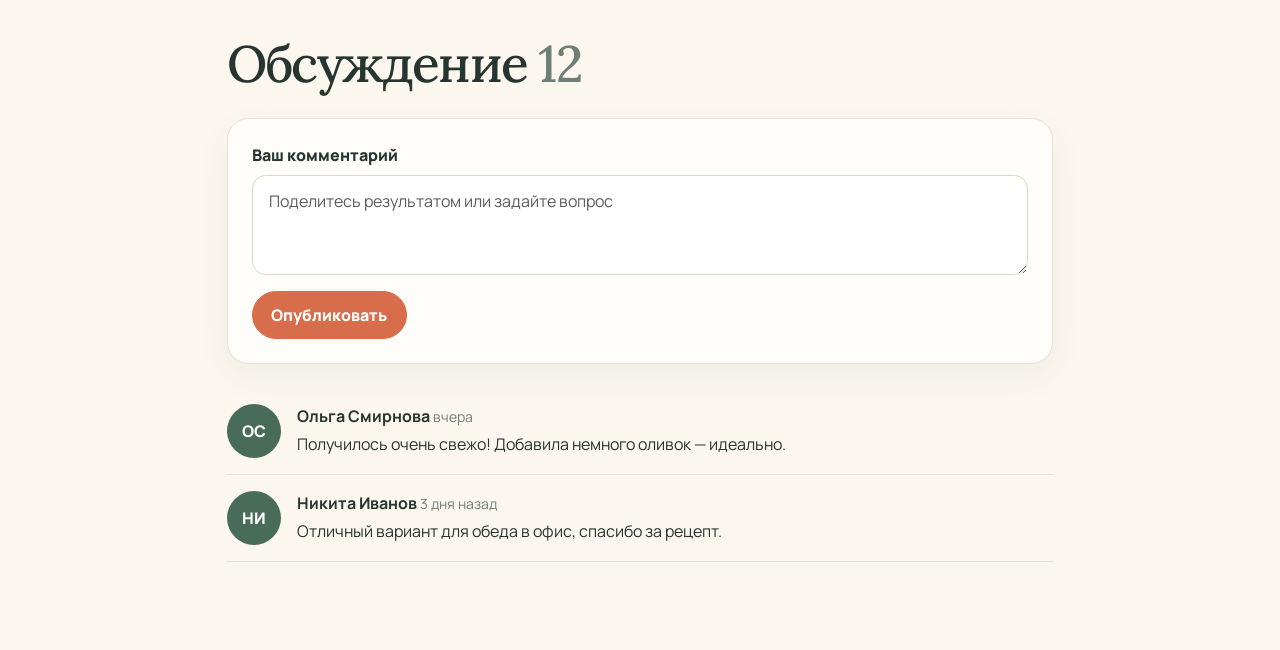
<file: labs/K3441/Меньшенин Евгений Андреевич/lab1/recipe.html>
<!doctype html>
<html lang="ru">
  <head>
    <meta charset="utf-8" />
    <meta name="viewport" content="width=device-width, initial-scale=1" />
    <title>Средиземноморский боул — Ложка</title>
    <link rel="preconnect" href="https://fonts.googleapis.com" />
    <link rel="preconnect" href="https://fonts.gstatic.com" crossorigin />
    <link
      href="https://fonts.googleapis.com/css2?family=Lora:wght@600;700&family=Manrope:wght@400;600;700;800&display=swap"
      rel="stylesheet"
    />
    <link
      href="https://cdn.jsdelivr.net/npm/bootstrap@5.3.3/dist/css/bootstrap.min.css"
      rel="stylesheet"
    />
    <link
      href="https://cdn.jsdelivr.net/npm/bootstrap-icons@1.11.3/font/bootstrap-icons.min.css"
      rel="stylesheet"
    />
    <link href="assets/css/styles.css" rel="stylesheet" />
  </head>

  <body>
    <nav class="navbar navbar-expand-lg sticky-top">
      <div class="container py-2">
        <a class="navbar-brand" href="index.html"
          ><span class="brand-mark">Л</span>Ложка</a
        ><button
          class="navbar-toggler"
          data-bs-toggle="collapse"
          data-bs-target="#nav"
        >
          <span class="navbar-toggler-icon"></span>
        </button>
        <div class="collapse navbar-collapse" id="nav">
          <ul class="navbar-nav mx-auto gap-lg-3">
            <li><a class="nav-link active" href="search.html">Рецепты</a></li>
            <li><a class="nav-link" href="community.html">Сообщество</a></li>
            <li><a class="nav-link" href="profile.html">Моя кухня</a></li>
          </ul>
          <a class="btn btn-primary" href="profile.html">Профиль</a>
        </div>
      </div>
    </nav>
    <main>
      <section class="section-pad">
        <div class="container">
          <nav aria-label="breadcrumb">
            <ol class="breadcrumb">
              <li class="breadcrumb-item"><a href="index.html">Главная</a></li>
              <li class="breadcrumb-item"><a href="search.html">Рецепты</a></li>
              <li class="breadcrumb-item active">Боул</li>
            </ol>
          </nav>
          <div class="row align-items-center g-5 mt-1">
            <div class="col-lg-6">
              <div
                class="recipe-photo"
                role="img"
                aria-label="Средиземноморский боул с овощами и курицей"
              ></div>
            </div>
            <div class="col-lg-6">
              <span class="eyebrow"
                >Главное блюдо · Средиземноморская кухня</span
              >
              <h1 class="display-title mt-3 mb-4">Солнечный боул с курицей</h1>
              <p class="lead">
                Сытная тарелка с булгуром, свежими овощами, фетой и лимонной
                заправкой — полноценный обед за полчаса.
              </p>
              <div class="d-flex flex-wrap gap-4 my-4">
                <div>
                  <small class="text-muted d-block">Подготовка</small
                  ><strong>15 минут</strong>
                </div>
                <div>
                  <small class="text-muted d-block">Готовка</small
                  ><strong>20 минут</strong>
                </div>
                <div>
                  <small class="text-muted d-block">Порции</small
                  ><strong>2 персоны</strong>
                </div>
                <div>
                  <small class="text-muted d-block">Рейтинг</small
                  ><strong class="rating">★ 4,9</strong>
                </div>
              </div>
              <div class="d-flex gap-2">
                <button class="btn btn-primary" data-favorite>
                  <i class="bi bi-heart me-2"></i>Сохранить</button
                ><button
                  class="btn btn-outline-primary"
                  data-bs-toggle="modal"
                  data-bs-target="#shareModal"
                >
                  <i class="bi bi-share me-2"></i>Поделиться
                </button>
              </div>
              <div class="d-flex align-items-center gap-3 mt-5 pt-4 border-top">
                <div class="author-avatar">АК</div>
                <div class="flex-grow-1">
                  <strong>Анна Котова</strong>
                  <div class="text-muted small">Автор 126 рецептов</div>
                </div>
                <button class="btn btn-outline-primary btn-sm" data-follow>
                  Подписаться
                </button>
              </div>
            </div>
          </div>
        </div>
      </section>
      <section class="section-pad soft-section">
        <div class="container">
          <div class="row g-5">
            <div class="col-lg-5">
              <div class="paper-card p-4 p-md-5">
                <h2 class="h2">Ингредиенты</h2>
                <ul class="ingredient-list list-unstyled mt-4">
                  <li class="d-flex justify-content-between">
                    <span>Куриное филе</span><strong>300 г</strong>
                  </li>
                  <li class="d-flex justify-content-between">
                    <span>Булгур</span><strong>120 г</strong>
                  </li>
                  <li class="d-flex justify-content-between">
                    <span>Томаты черри</span><strong>150 г</strong>
                  </li>
                  <li class="d-flex justify-content-between">
                    <span>Огурец</span><strong>1 шт.</strong>
                  </li>
                  <li class="d-flex justify-content-between">
                    <span>Сыр фета</span><strong>80 г</strong>
                  </li>
                  <li class="d-flex justify-content-between">
                    <span>Лимон и масло</span><strong>по вкусу</strong>
                  </li>
                </ul>
              </div>
            </div>
            <div class="col-lg-7">
              <h2 class="section-title">Как приготовить</h2>
              <ol class="step-list list-unstyled mt-4">
                <li class="d-flex gap-3">
                  <span class="step-number">1</span>
                  <div>
                    <h3 class="h5">Подготовьте крупу</h3>
                    <p class="text-muted mb-0">
                      Промойте булгур и отварите до готовности по инструкции.
                    </p>
                  </div>
                </li>
                <li class="d-flex gap-3">
                  <span class="step-number">2</span>
                  <div>
                    <h3 class="h5">Обжарьте курицу</h3>
                    <p class="text-muted mb-0">
                      Приправьте филе и жарьте по 5–6 минут с каждой стороны.
                    </p>
                  </div>
                </li>
                <li class="d-flex gap-3">
                  <span class="step-number">3</span>
                  <div>
                    <h3 class="h5">Нарежьте овощи</h3>
                    <p class="text-muted mb-0">
                      Томаты разрежьте пополам, огурец и лук нарежьте тонко.
                    </p>
                  </div>
                </li>
                <li class="d-flex gap-3">
                  <span class="step-number">4</span>
                  <div>
                    <h3 class="h5">Соберите боул</h3>
                    <p class="text-muted mb-0">
                      Разложите всё по чашам, добавьте фету, зелень и лимонную
                      заправку.
                    </p>
                  </div>
                </li>
              </ol>
            </div>
          </div>
        </div>
      </section>
      <section class="section-pad">
        <div class="container" style="max-width: 850px">
          <h2 class="section-title">
            Обсуждение <span class="text-muted">12</span>
          </h2>
          <form class="paper-card p-4 my-4" data-comment-form>
            <label class="form-label" for="comment">Ваш комментарий</label
            ><textarea
              class="form-control mb-3"
              id="comment"
              rows="3"
              placeholder="Поделитесь результатом или задайте вопрос"
            ></textarea
            ><button class="btn btn-primary" type="submit">Опубликовать</button>
          </form>
          <div data-comments>
            <div class="d-flex gap-3 py-3 border-bottom">
              <div class="author-avatar">ОС</div>
              <div>
                <div>
                  <strong>Ольга Смирнова</strong>
                  <small class="text-muted">вчера</small>
                </div>
                <p class="mb-0 mt-1">
                  Получилось очень свежо! Добавила немного оливок — идеально.
                </p>
              </div>
            </div>
            <div class="d-flex gap-3 py-3 border-bottom">
              <div class="author-avatar">НИ</div>
              <div>
                <div>
                  <strong>Никита Иванов</strong>
                  <small class="text-muted">3 дня назад</small>
                </div>
                <p class="mb-0 mt-1">
                  Отличный вариант для обеда в офис, спасибо за рецепт.
                </p>
              </div>
            </div>
          </div>
        </div>
      </section>
    </main>
    <div class="modal fade" id="shareModal" tabindex="-1">
      <div class="modal-dialog modal-dialog-centered">
        <div class="modal-content">
          <div class="modal-header">
            <h2 class="modal-title h4">Поделиться рецептом</h2>
            <button class="btn-close" data-bs-dismiss="modal"></button>
          </div>
          <div class="modal-body">
            <div class="input-group">
              <input
                class="form-control"
                value="https://lozhka.example/recipes/sunny-bowl"
                readonly
              /><button class="btn btn-dark">Копировать</button>
            </div>
          </div>
        </div>
      </div>
    </div>
    <div class="toast-container position-fixed bottom-0 end-0 p-3">
      <div id="liveToast" class="toast">
        <div class="toast-body"></div>
      </div>
    </div>
    <script src="https://cdn.jsdelivr.net/npm/bootstrap@5.3.3/dist/js/bootstrap.bundle.min.js"></script>
    <script src="assets/js/app.js"></script>
  </body>
</html>
</file>
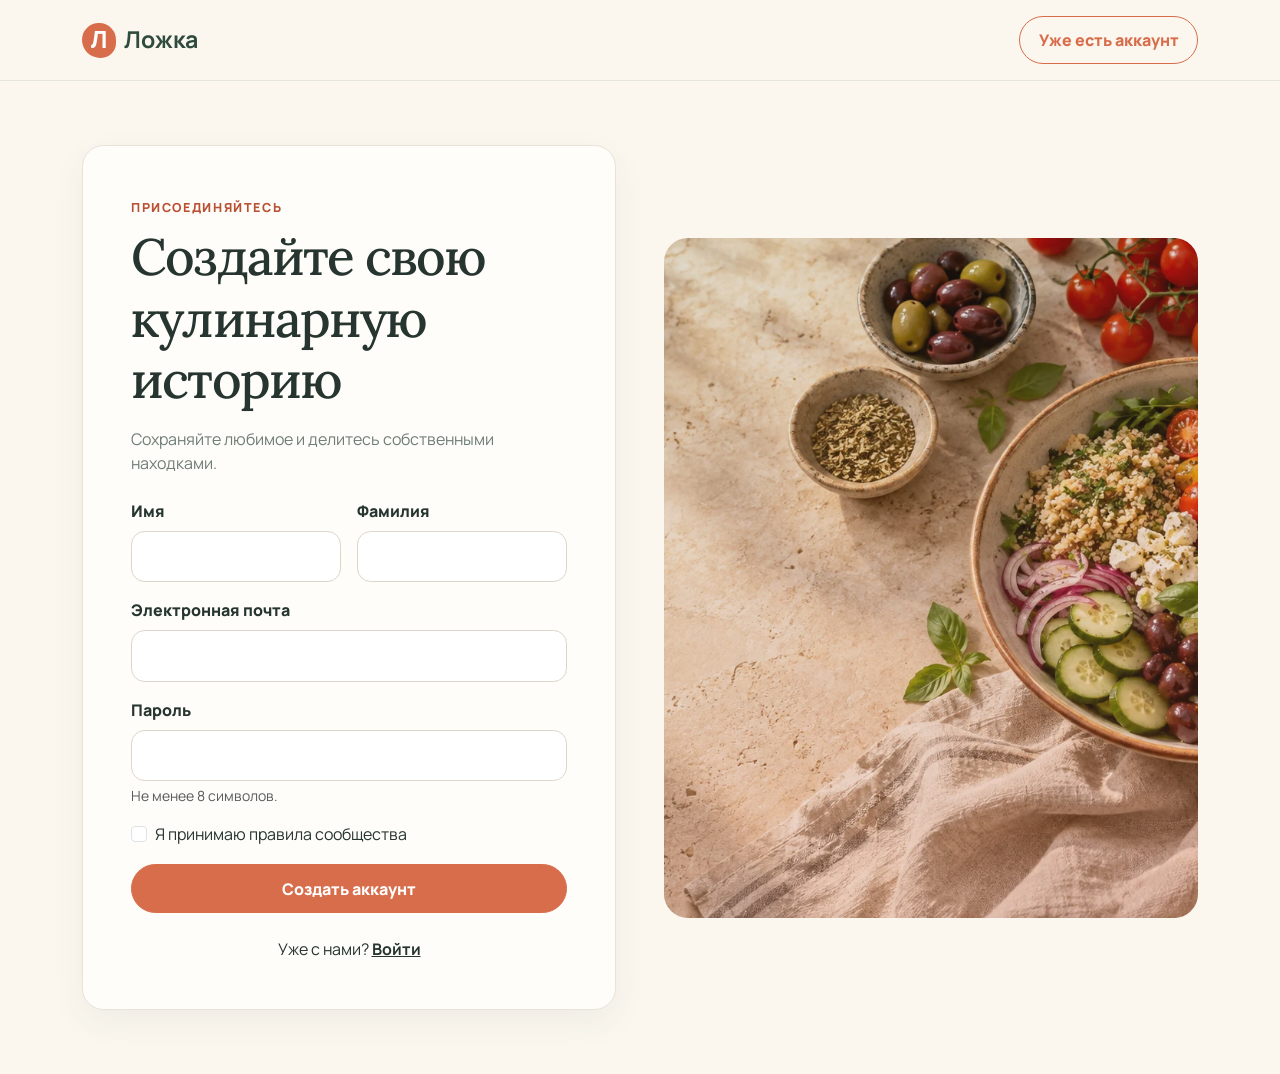
<file: labs/K3441/Меньшенин Евгений Андреевич/lab1/register.html>
<!doctype html>
<html lang="ru">
  <head>
    <meta charset="utf-8" />
    <meta name="viewport" content="width=device-width, initial-scale=1" />
    <title>Регистрация — Ложка</title>
    <link rel="preconnect" href="https://fonts.googleapis.com" />
    <link rel="preconnect" href="https://fonts.gstatic.com" crossorigin />
    <link
      href="https://fonts.googleapis.com/css2?family=Lora:wght@600;700&family=Manrope:wght@400;600;700;800&display=swap"
      rel="stylesheet"
    />
    <link
      href="https://cdn.jsdelivr.net/npm/bootstrap@5.3.3/dist/css/bootstrap.min.css"
      rel="stylesheet"
    />
    <link
      href="https://cdn.jsdelivr.net/npm/bootstrap-icons@1.11.3/font/bootstrap-icons.min.css"
      rel="stylesheet"
    />
    <link href="assets/css/styles.css" rel="stylesheet" />
  </head>

  <body>
    <nav class="navbar">
      <div class="container py-2">
        <a class="navbar-brand" href="index.html"
          ><span class="brand-mark">Л</span>Ложка</a
        ><a class="btn btn-outline-primary" href="login.html"
          >Уже есть аккаунт</a
        >
      </div>
    </nav>
    <main class="auth-page">
      <div class="container">
        <div class="row align-items-center g-5">
          <div class="col-lg-6">
            <section class="paper-card auth-card mx-auto">
              <span class="eyebrow">Присоединяйтесь</span>
              <h1 class="section-title mt-2 mb-3">
                Создайте свою кулинарную историю
              </h1>
              <p class="text-muted mb-4">
                Сохраняйте любимое и делитесь собственными находками.
              </p>
              <form
                class="needs-validation"
                novalidate
                data-success="Аккаунт создан"
              >
                <div class="row g-3">
                  <div class="col-sm-6">
                    <label class="form-label" for="name">Имя</label
                    ><input class="form-control" id="name" required />
                    <div class="invalid-feedback">Укажите имя.</div>
                  </div>
                  <div class="col-sm-6">
                    <label class="form-label" for="surname">Фамилия</label
                    ><input class="form-control" id="surname" required />
                    <div class="invalid-feedback">Укажите фамилию.</div>
                  </div>
                  <div class="col-12">
                    <label class="form-label" for="reg-email"
                      >Электронная почта</label
                    ><input
                      class="form-control"
                      id="reg-email"
                      type="email"
                      required
                    />
                    <div class="invalid-feedback">
                      Введите корректный адрес.
                    </div>
                  </div>
                  <div class="col-12">
                    <label class="form-label" for="reg-password">Пароль</label
                    ><input
                      class="form-control"
                      id="reg-password"
                      type="password"
                      minlength="8"
                      required
                    />
                    <div class="form-text">Не менее 8 символов.</div>
                    <div class="invalid-feedback">Пароль слишком короткий.</div>
                  </div>
                  <div class="col-12">
                    <div class="form-check">
                      <input
                        class="form-check-input"
                        id="terms"
                        type="checkbox"
                        required
                      /><label class="form-check-label" for="terms"
                        >Я принимаю правила сообщества</label
                      >
                      <div class="invalid-feedback">Необходимо согласие.</div>
                    </div>
                  </div>
                  <div class="col-12">
                    <button class="btn btn-primary w-100" type="submit">
                      Создать аккаунт
                    </button>
                  </div>
                </div>
              </form>
              <p class="text-center mt-4 mb-0">
                Уже с нами? <a href="login.html" class="fw-bold">Войти</a>
              </p>
            </section>
          </div>
          <div class="col-lg-6 d-none d-lg-block">
            <div class="auth-art"></div>
          </div>
        </div>
      </div>
    </main>
    <div class="toast-container position-fixed bottom-0 end-0 p-3">
      <div id="liveToast" class="toast">
        <div class="toast-body"></div>
      </div>
    </div>
    <script src="https://cdn.jsdelivr.net/npm/bootstrap@5.3.3/dist/js/bootstrap.bundle.min.js"></script>
    <script src="assets/js/app.js"></script>
  </body>
</html>
</file>
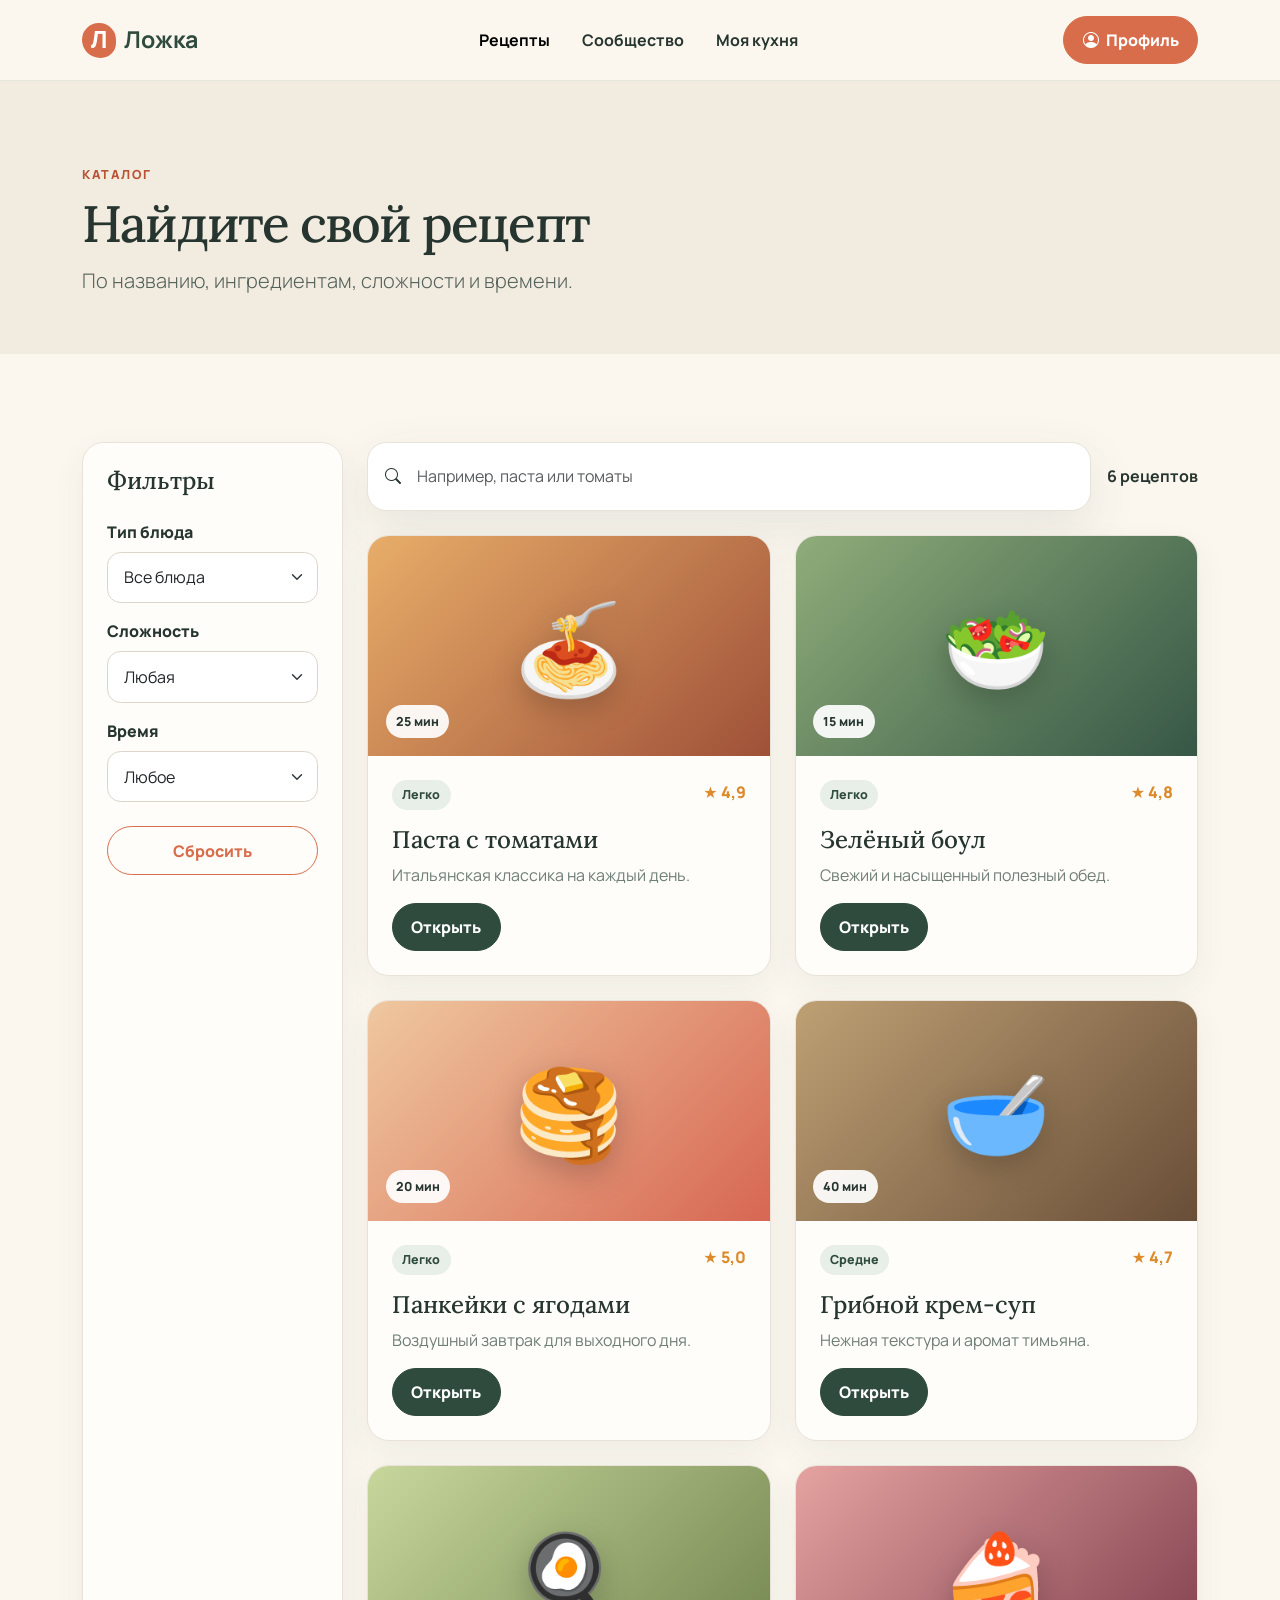
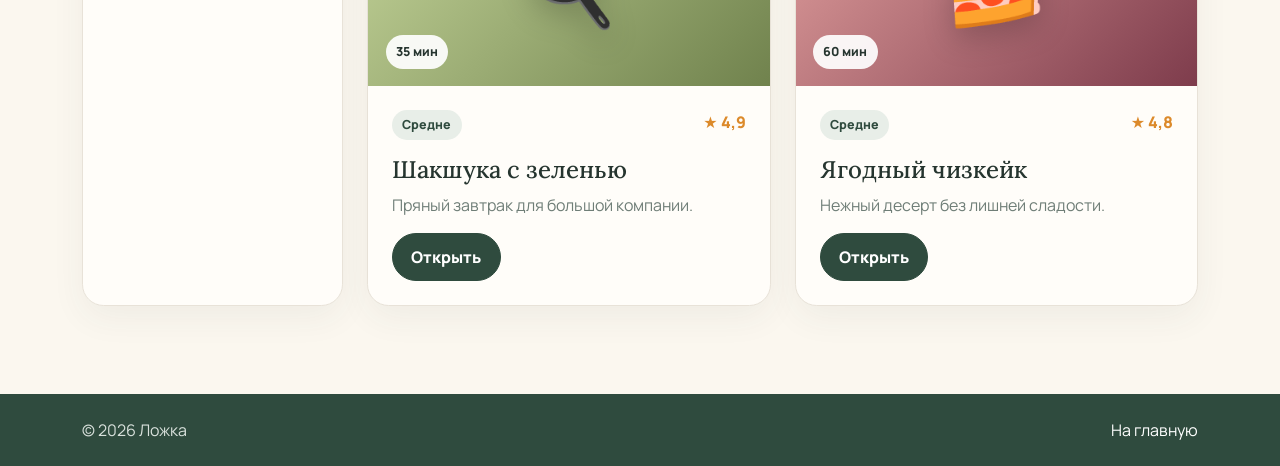
<file: labs/K3441/Меньшенин Евгений Андреевич/lab1/search.html>
<!doctype html>
<html lang="ru">
  <head>
    <meta charset="utf-8" />
    <meta name="viewport" content="width=device-width, initial-scale=1" />
    <title>Поиск рецептов — Ложка</title>
    <link rel="preconnect" href="https://fonts.googleapis.com" />
    <link rel="preconnect" href="https://fonts.gstatic.com" crossorigin />
    <link
      href="https://fonts.googleapis.com/css2?family=Lora:wght@600;700&family=Manrope:wght@400;600;700;800&display=swap"
      rel="stylesheet"
    />
    <link
      href="https://cdn.jsdelivr.net/npm/bootstrap@5.3.3/dist/css/bootstrap.min.css"
      rel="stylesheet"
    />
    <link
      href="https://cdn.jsdelivr.net/npm/bootstrap-icons@1.11.3/font/bootstrap-icons.min.css"
      rel="stylesheet"
    />
    <link href="assets/css/styles.css" rel="stylesheet" />
  </head>

  <body>
    <nav class="navbar navbar-expand-lg sticky-top">
      <div class="container py-2">
        <a class="navbar-brand" href="index.html"
          ><span class="brand-mark">Л</span>Ложка</a
        ><button
          class="navbar-toggler"
          data-bs-toggle="collapse"
          data-bs-target="#nav"
        >
          <span class="navbar-toggler-icon"></span>
        </button>
        <div class="collapse navbar-collapse" id="nav">
          <ul class="navbar-nav mx-auto gap-lg-3">
            <li><a class="nav-link active" href="search.html">Рецепты</a></li>
            <li><a class="nav-link" href="community.html">Сообщество</a></li>
            <li><a class="nav-link" href="profile.html">Моя кухня</a></li>
          </ul>
          <a class="btn btn-primary" href="profile.html"
            ><i class="bi bi-person-circle me-1"></i> Профиль</a
          >
        </div>
      </div>
    </nav>
    <header class="page-hero">
      <div class="container">
        <span class="eyebrow">Каталог</span>
        <h1 class="section-title mt-2">Найдите свой рецепт</h1>
        <p class="lead mb-0">По названию, ингредиентам, сложности и времени.</p>
      </div>
    </header>
    <main class="section-pad">
      <div class="container">
        <div class="row g-4">
          <aside class="col-lg-3">
            <div class="paper-card filter-panel">
              <h2 class="h4 mb-4">Фильтры</h2>
              <div class="mb-3">
                <label class="form-label" for="type">Тип блюда</label
                ><select class="form-select" id="type" name="type" data-filter>
                  <option value="">Все блюда</option>
                  <option value="breakfast">Завтраки</option>
                  <option value="main">Основные</option>
                  <option value="dessert">Десерты</option>
                </select>
              </div>
              <div class="mb-3">
                <label class="form-label" for="difficulty">Сложность</label
                ><select
                  class="form-select"
                  id="difficulty"
                  name="difficulty"
                  data-filter
                >
                  <option value="">Любая</option>
                  <option value="easy">Легко</option>
                  <option value="medium">Средне</option>
                </select>
              </div>
              <div class="mb-4">
                <label class="form-label" for="time">Время</label
                ><select class="form-select" id="time" name="time" data-filter>
                  <option value="">Любое</option>
                  <option value="20">До 20 минут</option>
                  <option value="40">До 40 минут</option>
                  <option value="60">До часа</option>
                </select>
              </div>
              <button class="btn btn-outline-primary w-100" data-reset>
                Сбросить
              </button>
            </div>
          </aside>
          <section class="col-lg-9">
            <div
              class="d-flex flex-wrap gap-3 justify-content-between align-items-center mb-4"
            >
              <div class="search-shell d-flex flex-grow-1">
                <i class="bi bi-search ms-2 align-self-center"></i
                ><label class="visually-hidden" for="catalog-search"
                  >Поиск</label
                ><input
                  id="catalog-search"
                  class="form-control"
                  data-search
                  placeholder="Например, паста или томаты"
                />
              </div>
              <strong data-result-count>6 рецептов</strong>
            </div>
            <div class="row g-4" data-catalog>
              <div class="col-md-6 recipe-col">
                <article
                  class="paper-card hoverable"
                  data-recipe-card
                  data-title="паста с томатами и базиликом"
                  data-ingredients="паста томаты базилик сыр"
                  data-type="main"
                  data-difficulty="easy"
                  data-time="25"
                >
                  <div class="recipe-visual visual-1">
                    <span class="food-emoji">🍝</span
                    ><span class="time-pill">25 мин</span>
                  </div>
                  <div class="p-4">
                    <div class="d-flex justify-content-between">
                      <span class="tag-pill">Легко</span
                      ><span class="rating">★ 4,9</span>
                    </div>
                    <h2 class="h4 mt-3">Паста с томатами</h2>
                    <p class="text-muted">
                      Итальянская классика на каждый день.
                    </p>
                    <a href="recipe.html" class="btn btn-dark">Открыть</a>
                  </div>
                </article>
              </div>
              <div class="col-md-6 recipe-col">
                <article
                  class="paper-card hoverable"
                  data-recipe-card
                  data-title="зелёный боул с авокадо"
                  data-ingredients="авокадо киноа огурец зелень"
                  data-type="main"
                  data-difficulty="easy"
                  data-time="15"
                >
                  <div class="recipe-visual visual-2">
                    <span class="food-emoji">🥗</span
                    ><span class="time-pill">15 мин</span>
                  </div>
                  <div class="p-4">
                    <div class="d-flex justify-content-between">
                      <span class="tag-pill">Легко</span
                      ><span class="rating">★ 4,8</span>
                    </div>
                    <h2 class="h4 mt-3">Зелёный боул</h2>
                    <p class="text-muted">Свежий и насыщенный полезный обед.</p>
                    <a href="recipe.html" class="btn btn-dark">Открыть</a>
                  </div>
                </article>
              </div>
              <div class="col-md-6 recipe-col">
                <article
                  class="paper-card hoverable"
                  data-recipe-card
                  data-title="панкейки с ягодами"
                  data-ingredients="мука молоко яйца ягоды"
                  data-type="breakfast"
                  data-difficulty="easy"
                  data-time="20"
                >
                  <div class="recipe-visual visual-3">
                    <span class="food-emoji">🥞</span
                    ><span class="time-pill">20 мин</span>
                  </div>
                  <div class="p-4">
                    <div class="d-flex justify-content-between">
                      <span class="tag-pill">Легко</span
                      ><span class="rating">★ 5,0</span>
                    </div>
                    <h2 class="h4 mt-3">Панкейки с ягодами</h2>
                    <p class="text-muted">
                      Воздушный завтрак для выходного дня.
                    </p>
                    <a href="recipe.html" class="btn btn-dark">Открыть</a>
                  </div>
                </article>
              </div>
              <div class="col-md-6 recipe-col">
                <article
                  class="paper-card hoverable"
                  data-recipe-card
                  data-title="грибной крем суп"
                  data-ingredients="грибы сливки лук картофель"
                  data-type="main"
                  data-difficulty="medium"
                  data-time="40"
                >
                  <div class="recipe-visual visual-4">
                    <span class="food-emoji">🥣</span
                    ><span class="time-pill">40 мин</span>
                  </div>
                  <div class="p-4">
                    <div class="d-flex justify-content-between">
                      <span class="tag-pill">Средне</span
                      ><span class="rating">★ 4,7</span>
                    </div>
                    <h2 class="h4 mt-3">Грибной крем-суп</h2>
                    <p class="text-muted">Нежная текстура и аромат тимьяна.</p>
                    <a href="recipe.html" class="btn btn-dark">Открыть</a>
                  </div>
                </article>
              </div>
              <div class="col-md-6 recipe-col">
                <article
                  class="paper-card hoverable"
                  data-recipe-card
                  data-title="шакшука с зеленью"
                  data-ingredients="яйца томаты перец зелень"
                  data-type="breakfast"
                  data-difficulty="medium"
                  data-time="35"
                >
                  <div class="recipe-visual visual-5">
                    <span class="food-emoji">🍳</span
                    ><span class="time-pill">35 мин</span>
                  </div>
                  <div class="p-4">
                    <div class="d-flex justify-content-between">
                      <span class="tag-pill">Средне</span
                      ><span class="rating">★ 4,9</span>
                    </div>
                    <h2 class="h4 mt-3">Шакшука с зеленью</h2>
                    <p class="text-muted">
                      Пряный завтрак для большой компании.
                    </p>
                    <a href="recipe.html" class="btn btn-dark">Открыть</a>
                  </div>
                </article>
              </div>
              <div class="col-md-6 recipe-col">
                <article
                  class="paper-card hoverable"
                  data-recipe-card
                  data-title="ягодный чизкейк"
                  data-ingredients="сыр печенье сливки ягоды"
                  data-type="dessert"
                  data-difficulty="medium"
                  data-time="60"
                >
                  <div class="recipe-visual visual-6">
                    <span class="food-emoji">🍰</span
                    ><span class="time-pill">60 мин</span>
                  </div>
                  <div class="p-4">
                    <div class="d-flex justify-content-between">
                      <span class="tag-pill">Средне</span
                      ><span class="rating">★ 4,8</span>
                    </div>
                    <h2 class="h4 mt-3">Ягодный чизкейк</h2>
                    <p class="text-muted">Нежный десерт без лишней сладости.</p>
                    <a href="recipe.html" class="btn btn-dark">Открыть</a>
                  </div>
                </article>
              </div>
            </div>
            <div class="empty-state">
              <div class="display-5">🥄</div>
              <h3>Ничего не нашли</h3>
              <p class="text-muted">Попробуйте изменить фильтры или запрос.</p>
            </div>
          </section>
        </div>
      </div>
    </main>
    <footer class="py-4">
      <div class="container d-flex justify-content-between">
        <span>© 2026 Ложка</span><a href="index.html">На главную</a>
      </div>
    </footer>
    <div class="toast-container position-fixed bottom-0 end-0 p-3">
      <div id="liveToast" class="toast">
        <div class="toast-body"></div>
      </div>
    </div>
    <script src="https://cdn.jsdelivr.net/npm/bootstrap@5.3.3/dist/js/bootstrap.bundle.min.js"></script>
    <script src="assets/js/app.js"></script>
  </body>
</html>
</file>
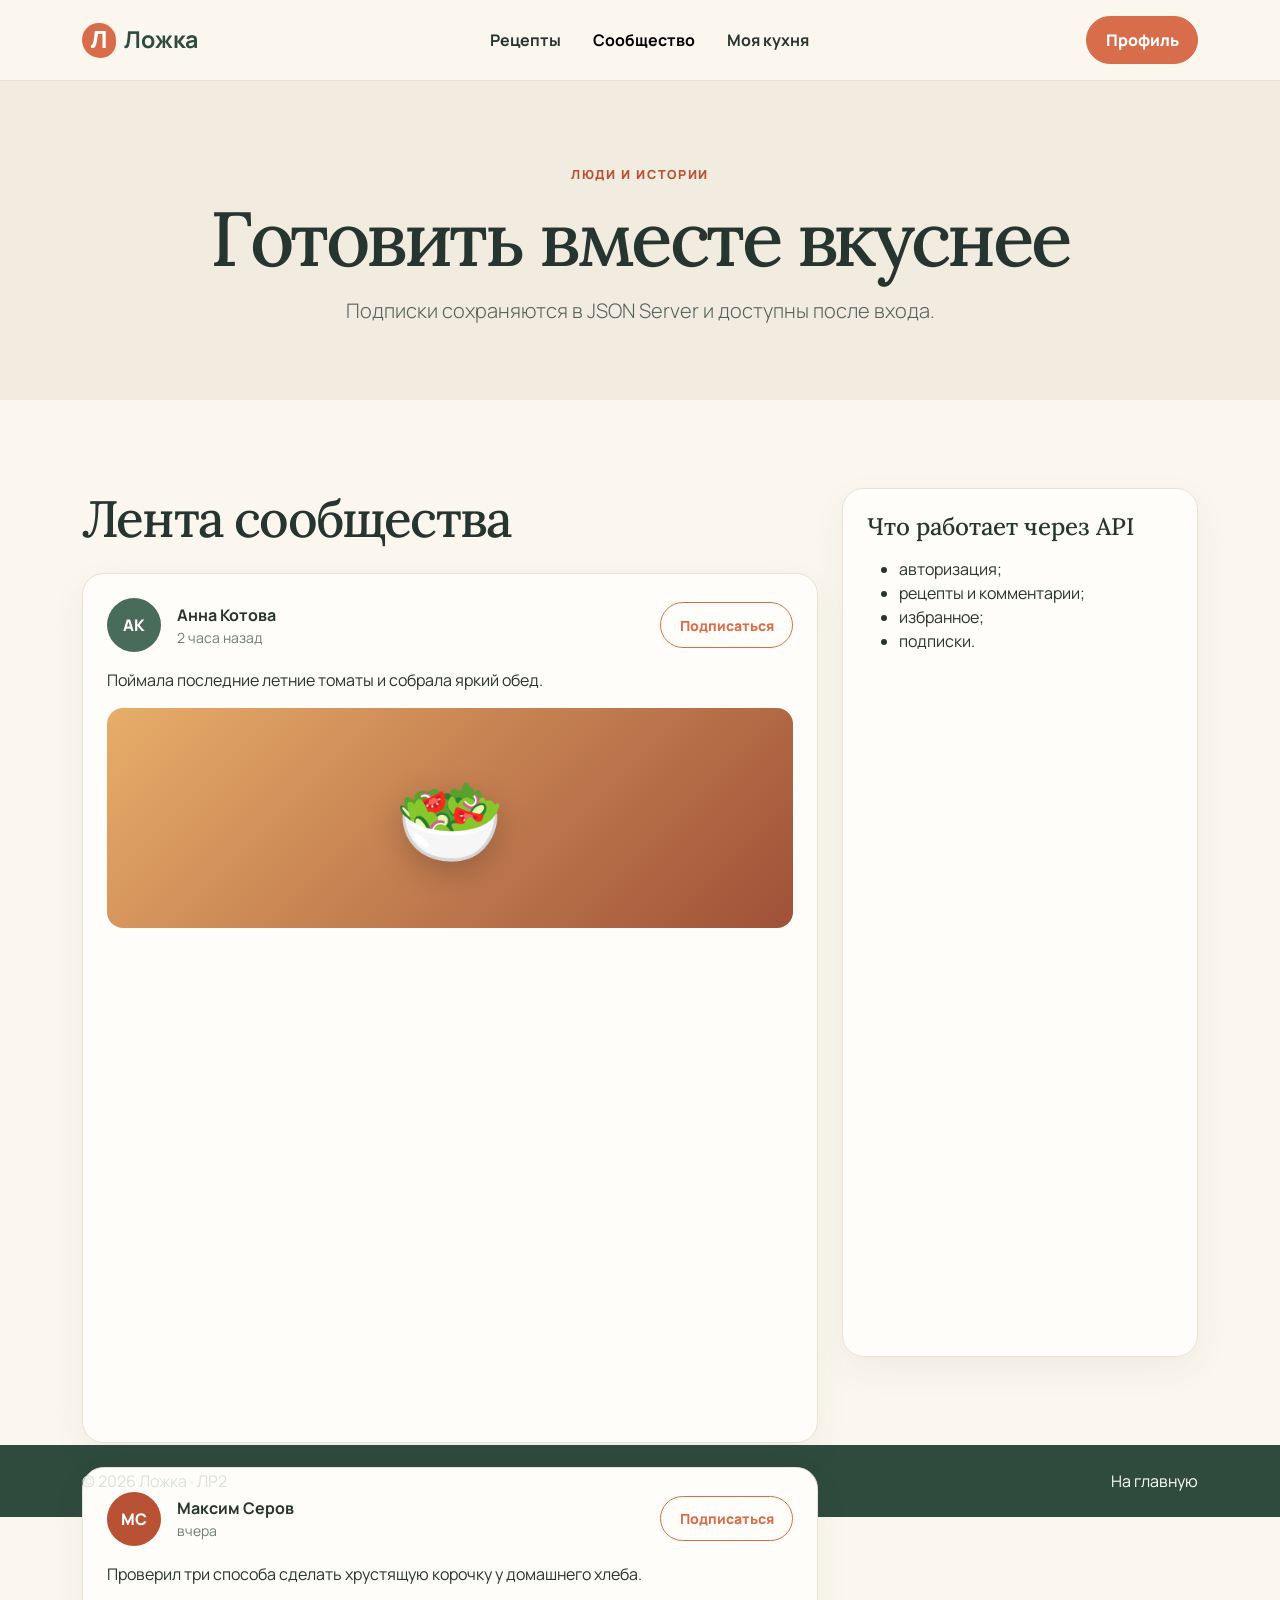
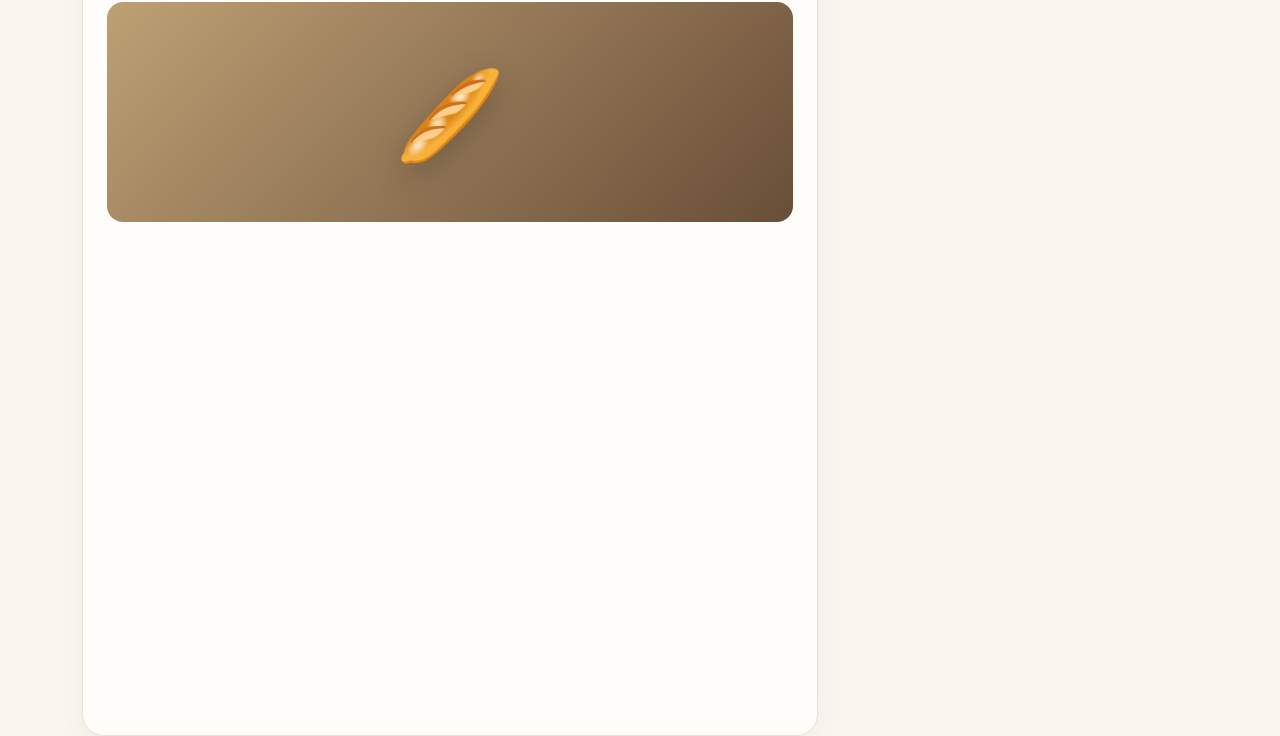
<file: labs/K3441/Меньшенин Евгений Андреевич/lab2/community.html>
<!doctype html>
<html lang="ru">
  <head>
    <meta charset="utf-8" />
    <meta name="viewport" content="width=device-width, initial-scale=1" />
    <title>Сообщество — Ложка</title>
    <link rel="preconnect" href="https://fonts.googleapis.com" />
    <link rel="preconnect" href="https://fonts.gstatic.com" crossorigin />
    <link
      href="https://fonts.googleapis.com/css2?family=Lora:wght@600;700&family=Manrope:wght@400;600;700;800&display=swap"
      rel="stylesheet"
    />
    <link
      href="https://cdn.jsdelivr.net/npm/bootstrap@5.3.3/dist/css/bootstrap.min.css"
      rel="stylesheet"
    />
    <link
      href="https://cdn.jsdelivr.net/npm/bootstrap-icons@1.11.3/font/bootstrap-icons.min.css"
      rel="stylesheet"
    />
    <link href="assets/css/styles.css" rel="stylesheet" />
  </head>
  <body data-page="community">
    <nav class="navbar navbar-expand-lg sticky-top">
      <div class="container py-2">
        <a class="navbar-brand" href="index.html"
          ><span class="brand-mark">Л</span>Ложка</a
        ><button
          class="navbar-toggler"
          data-bs-toggle="collapse"
          data-bs-target="#nav"
          aria-label="Открыть меню"
        >
          <span class="navbar-toggler-icon"></span>
        </button>
        <div class="collapse navbar-collapse" id="nav">
          <ul class="navbar-nav mx-auto gap-lg-3">
            <li><a class="nav-link" href="search.html">Рецепты</a></li>
            <li>
              <a class="nav-link active" href="community.html">Сообщество</a>
            </li>
            <li><a class="nav-link" href="profile.html">Моя кухня</a></li>
          </ul>
          <a class="btn btn-primary" href="profile.html">Профиль</a>
        </div>
      </div>
    </nav>
    <header class="page-hero">
      <div class="container text-center">
        <span class="eyebrow">Люди и истории</span>
        <h1 class="display-title mt-3">Готовить вместе вкуснее</h1>
        <p class="lead mx-auto mt-3" style="max-width: 700px">
          Подписки сохраняются в JSON Server и доступны после входа.
        </p>
      </div>
    </header>
    <main class="section-pad">
      <div class="container">
        <div class="row g-4">
          <div class="col-lg-8">
            <h2 class="section-title mb-4">Лента сообщества</h2>
            <article class="paper-card p-4 mb-4">
              <div class="d-flex align-items-center gap-3">
                <div class="author-avatar">АК</div>
                <div class="flex-grow-1">
                  <strong>Анна Котова</strong>
                  <div class="small text-muted">2 часа назад</div>
                </div>
                <button
                  class="btn btn-outline-primary btn-sm"
                  data-follow
                  data-author-id="2"
                >
                  Подписаться
                </button>
              </div>
              <p class="my-3">
                Поймала последние летние томаты и собрала яркий обед.
              </p>
              <div class="recipe-visual visual-1 rounded-4">
                <span class="food-emoji">🥗</span>
              </div>
            </article>
            <article class="paper-card p-4">
              <div class="d-flex align-items-center gap-3">
                <div class="author-avatar" style="background: #b95134">МС</div>
                <div class="flex-grow-1">
                  <strong>Максим Серов</strong>
                  <div class="small text-muted">вчера</div>
                </div>
                <button
                  class="btn btn-outline-primary btn-sm"
                  data-follow
                  data-author-id="3"
                >
                  Подписаться
                </button>
              </div>
              <p class="my-3">
                Проверил три способа сделать хрустящую корочку у домашнего
                хлеба.
              </p>
              <div class="recipe-visual visual-4 rounded-4">
                <span class="food-emoji">🥖</span>
              </div>
            </article>
          </div>
          <aside class="col-lg-4">
            <div class="paper-card p-4">
              <h2 class="h4">Что работает через API</h2>
              <ul class="mt-3 mb-0">
                <li>авторизация;</li>
                <li>рецепты и комментарии;</li>
                <li>избранное;</li>
                <li>подписки.</li>
              </ul>
            </div>
          </aside>
        </div>
      </div>
    </main>
    <footer class="py-4">
      <div class="container d-flex justify-content-between">
        <span>© 2026 Ложка · ЛР2</span><a href="index.html">На главную</a>
      </div>
    </footer>
    <div class="toast-container position-fixed bottom-0 end-0 p-3">
      <div id="liveToast" class="toast"><div class="toast-body"></div></div>
    </div>
    <script src="https://cdn.jsdelivr.net/npm/bootstrap@5.3.3/dist/js/bootstrap.bundle.min.js"></script>
    <script src="assets/js/api.js"></script>
    <script src="assets/js/app.js"></script>
  </body>
</html>
</file>
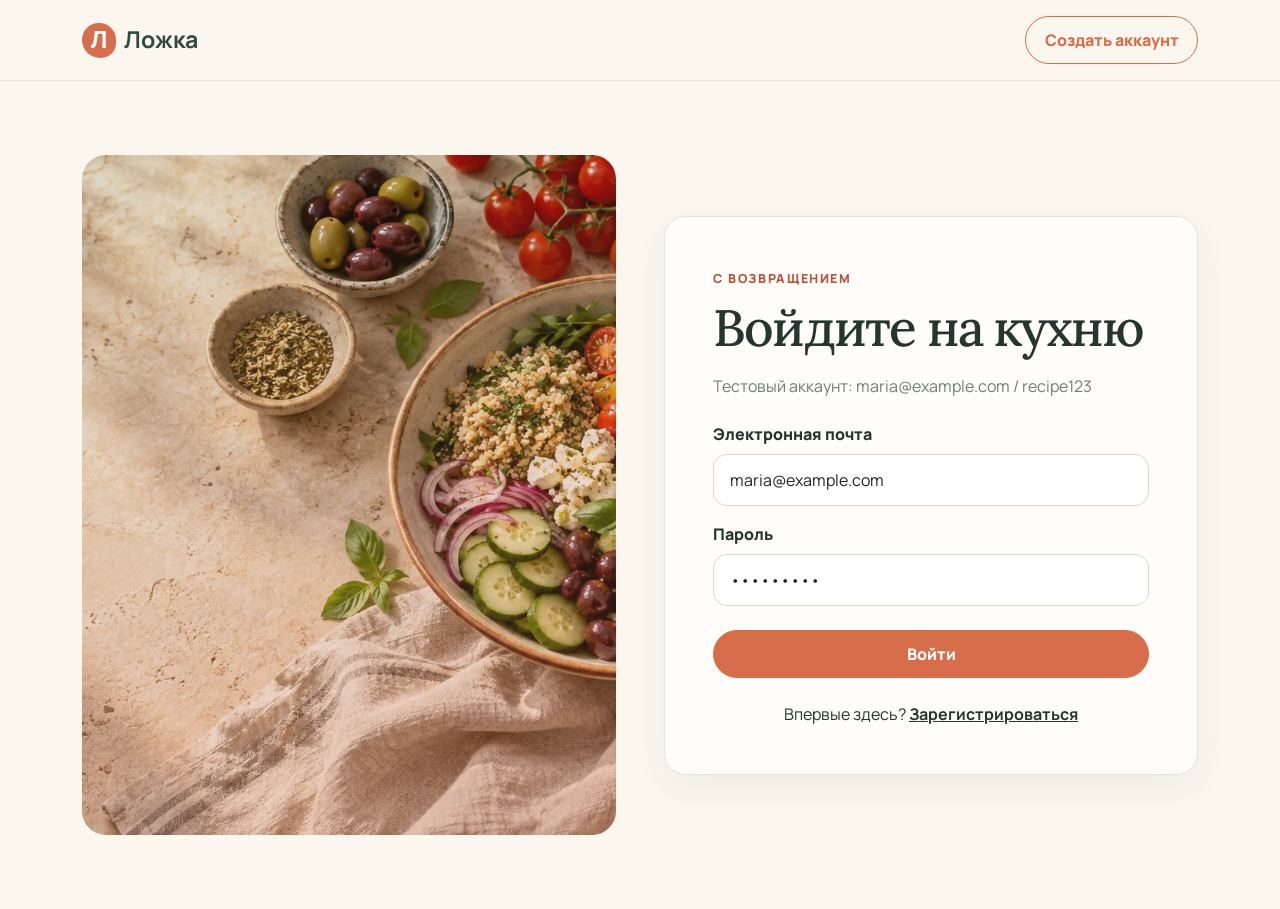
<file: labs/K3441/Меньшенин Евгений Андреевич/lab2/login.html>
<!doctype html>
<html lang="ru">
  <head>
    <meta charset="utf-8" />
    <meta name="viewport" content="width=device-width, initial-scale=1" />
    <title>Вход — Ложка</title>
    <link rel="preconnect" href="https://fonts.googleapis.com" />
    <link rel="preconnect" href="https://fonts.gstatic.com" crossorigin />
    <link
      href="https://fonts.googleapis.com/css2?family=Lora:wght@600;700&family=Manrope:wght@400;600;700;800&display=swap"
      rel="stylesheet"
    />
    <link
      href="https://cdn.jsdelivr.net/npm/bootstrap@5.3.3/dist/css/bootstrap.min.css"
      rel="stylesheet"
    />
    <link
      href="https://cdn.jsdelivr.net/npm/bootstrap-icons@1.11.3/font/bootstrap-icons.min.css"
      rel="stylesheet"
    />
    <link href="assets/css/styles.css" rel="stylesheet" />
  </head>
  <body data-page="login">
    <nav class="navbar">
      <div class="container py-2">
        <a class="navbar-brand" href="index.html"
          ><span class="brand-mark">Л</span>Ложка</a
        ><a class="btn btn-outline-primary" href="register.html"
          >Создать аккаунт</a
        >
      </div>
    </nav>
    <main class="auth-page">
      <div class="container">
        <div class="row align-items-center g-5">
          <div class="col-lg-6 d-none d-lg-block">
            <div class="auth-art"></div>
          </div>
          <div class="col-lg-6">
            <section class="paper-card auth-card mx-auto">
              <span class="eyebrow">С возвращением</span>
              <h1 class="section-title mt-2 mb-3">Войдите на кухню</h1>
              <p class="text-muted mb-4">
                Тестовый аккаунт: maria@example.com / recipe123
              </p>
              <form class="needs-validation" novalidate data-login-form>
                <div class="mb-3">
                  <label class="form-label" for="email">Электронная почта</label
                  ><input
                    class="form-control"
                    id="email"
                    name="email"
                    type="email"
                    value="maria@example.com"
                    required
                  />
                  <div class="invalid-feedback">Введите корректный адрес.</div>
                </div>
                <div class="mb-4">
                  <label class="form-label" for="password">Пароль</label
                  ><input
                    class="form-control"
                    id="password"
                    name="password"
                    type="password"
                    value="recipe123"
                    minlength="6"
                    required
                  />
                  <div class="invalid-feedback">Не менее 6 символов.</div>
                </div>
                <button class="btn btn-primary w-100" type="submit">
                  Войти
                </button>
              </form>
              <p class="text-center mt-4 mb-0">
                Впервые здесь?
                <a href="register.html" class="fw-bold">Зарегистрироваться</a>
              </p>
            </section>
          </div>
        </div>
      </div>
    </main>
    <div class="toast-container position-fixed bottom-0 end-0 p-3">
      <div id="liveToast" class="toast"><div class="toast-body"></div></div>
    </div>
    <script src="https://cdn.jsdelivr.net/npm/bootstrap@5.3.3/dist/js/bootstrap.bundle.min.js"></script>
    <script src="assets/js/api.js"></script>
    <script src="assets/js/app.js"></script>
  </body>
</html>
</file>
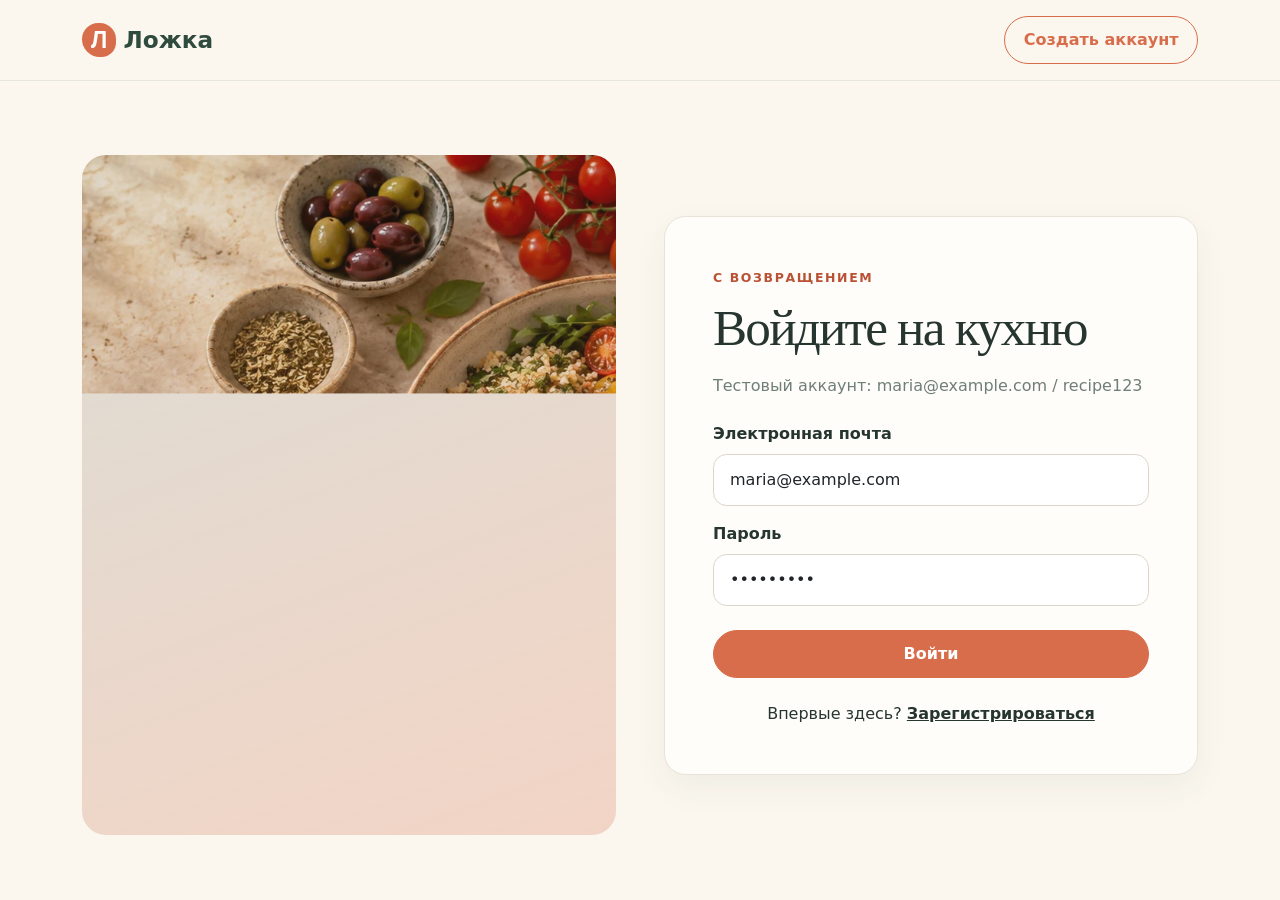
<file: labs/K3441/Меньшенин Евгений Андреевич/lab2/profile.html>
<!doctype html>
<html lang="ru">
  <head>
    <meta charset="utf-8" />
    <meta name="viewport" content="width=device-width, initial-scale=1" />
    <title>Моя кухня — Ложка</title>
    <link rel="preconnect" href="https://fonts.googleapis.com" />
    <link rel="preconnect" href="https://fonts.gstatic.com" crossorigin />
    <link
      href="https://fonts.googleapis.com/css2?family=Lora:wght@600;700&family=Manrope:wght@400;600;700;800&display=swap"
      rel="stylesheet"
    />
    <link
      href="https://cdn.jsdelivr.net/npm/bootstrap@5.3.3/dist/css/bootstrap.min.css"
      rel="stylesheet"
    />
    <link
      href="https://cdn.jsdelivr.net/npm/bootstrap-icons@1.11.3/font/bootstrap-icons.min.css"
      rel="stylesheet"
    />
    <link href="assets/css/styles.css" rel="stylesheet" />
  </head>
  <body data-page="profile">
    <nav class="navbar navbar-expand-lg sticky-top">
      <div class="container py-2">
        <a class="navbar-brand" href="index.html"
          ><span class="brand-mark">Л</span>Ложка</a
        ><button
          class="navbar-toggler"
          data-bs-toggle="collapse"
          data-bs-target="#nav"
          aria-label="Открыть меню"
        >
          <span class="navbar-toggler-icon"></span>
        </button>
        <div class="collapse navbar-collapse" id="nav">
          <ul class="navbar-nav mx-auto gap-lg-3">
            <li><a class="nav-link" href="search.html">Рецепты</a></li>
            <li><a class="nav-link" href="community.html">Сообщество</a></li>
            <li>
              <a class="nav-link active" href="profile.html">Моя кухня</a>
            </li>
          </ul>
          <button class="btn btn-outline-primary" data-logout>Выйти</button>
        </div>
      </div>
    </nav>
    <main>
      <div class="profile-cover"></div>
      <section class="container pb-5">
        <div class="row g-4">
          <div class="col-lg-4">
            <div class="paper-card p-4">
              <div class="avatar" data-profile-avatar>—</div>
              <h1 class="h2 mt-3 mb-1" data-profile-name>Загрузка…</h1>
              <div class="text-muted mb-3" data-profile-meta></div>
              <p data-profile-bio></p>
              <div class="row g-2 mt-3">
                <div class="col-4">
                  <div class="stat">
                    <strong>API</strong><small>данные</small>
                  </div>
                </div>
                <div class="col-4">
                  <div class="stat">
                    <strong>JWT</strong><small>вход</small>
                  </div>
                </div>
                <div class="col-4">
                  <div class="stat">
                    <strong>Fetch</strong><small>запросы</small>
                  </div>
                </div>
              </div>
            </div>
          </div>
          <div class="col-lg-8">
            <div class="mb-4">
              <span class="eyebrow">Личная коллекция</span>
              <h2 class="section-title mt-1">Сохранённые рецепты</h2>
            </div>
            <div class="row g-4" data-saved-recipes></div>
          </div>
        </div>
      </section>
    </main>
    <footer class="py-4">
      <div class="container d-flex justify-content-between">
        <span>© 2026 Ложка · ЛР2</span><a href="index.html">На главную</a>
      </div>
    </footer>
    <div class="toast-container position-fixed bottom-0 end-0 p-3">
      <div id="liveToast" class="toast"><div class="toast-body"></div></div>
    </div>
    <script src="https://cdn.jsdelivr.net/npm/bootstrap@5.3.3/dist/js/bootstrap.bundle.min.js"></script>
    <script src="assets/js/api.js"></script>
    <script src="assets/js/app.js"></script>
  </body>
</html>
</file>
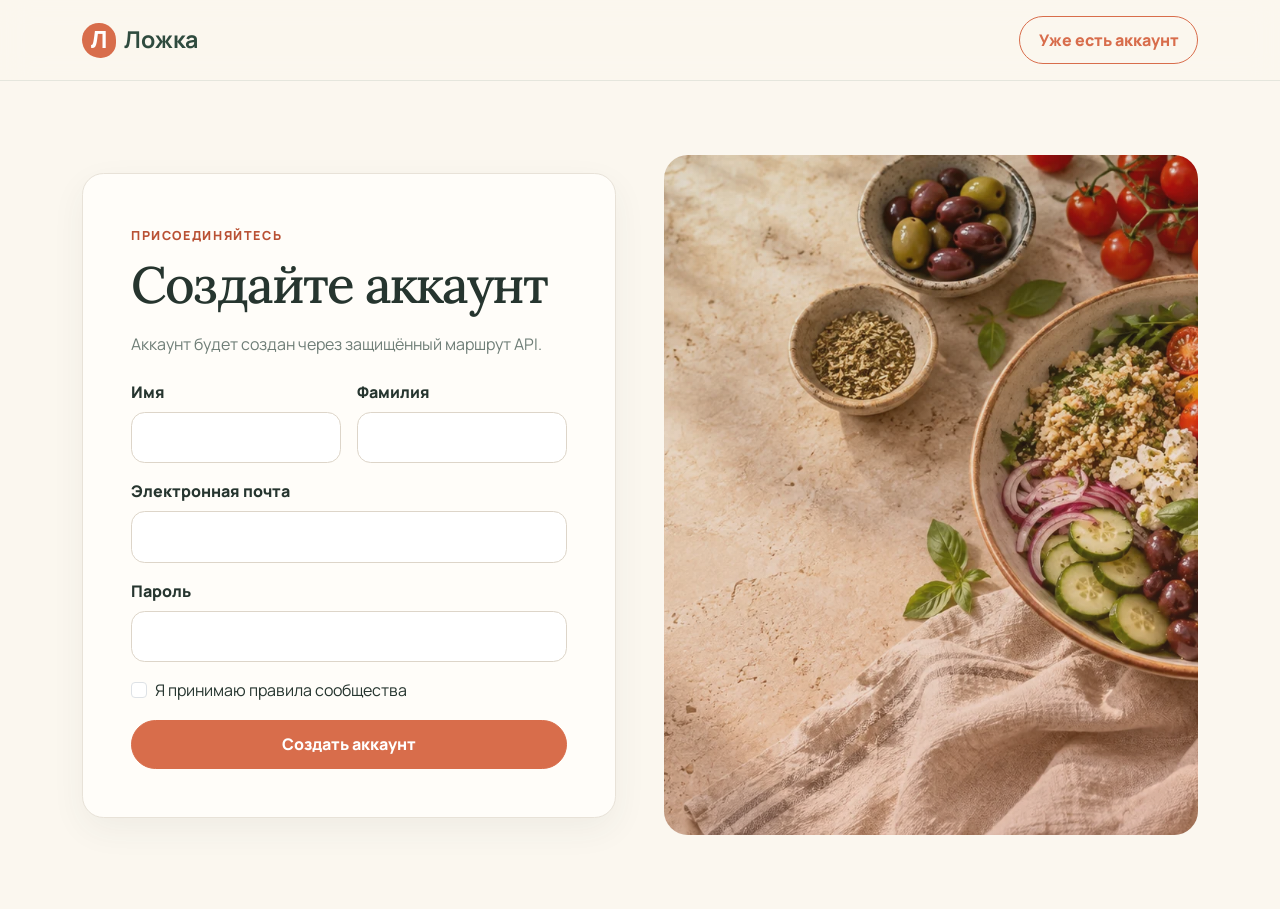
<file: labs/K3441/Меньшенин Евгений Андреевич/lab2/register.html>
<!doctype html>
<html lang="ru">
  <head>
    <meta charset="utf-8" />
    <meta name="viewport" content="width=device-width, initial-scale=1" />
    <title>Регистрация — Ложка</title>
    <link rel="preconnect" href="https://fonts.googleapis.com" />
    <link rel="preconnect" href="https://fonts.gstatic.com" crossorigin />
    <link
      href="https://fonts.googleapis.com/css2?family=Lora:wght@600;700&family=Manrope:wght@400;600;700;800&display=swap"
      rel="stylesheet"
    />
    <link
      href="https://cdn.jsdelivr.net/npm/bootstrap@5.3.3/dist/css/bootstrap.min.css"
      rel="stylesheet"
    />
    <link
      href="https://cdn.jsdelivr.net/npm/bootstrap-icons@1.11.3/font/bootstrap-icons.min.css"
      rel="stylesheet"
    />
    <link href="assets/css/styles.css" rel="stylesheet" />
  </head>
  <body data-page="register">
    <nav class="navbar">
      <div class="container py-2">
        <a class="navbar-brand" href="index.html"
          ><span class="brand-mark">Л</span>Ложка</a
        ><a class="btn btn-outline-primary" href="login.html"
          >Уже есть аккаунт</a
        >
      </div>
    </nav>
    <main class="auth-page">
      <div class="container">
        <div class="row align-items-center g-5">
          <div class="col-lg-6">
            <section class="paper-card auth-card mx-auto">
              <span class="eyebrow">Присоединяйтесь</span>
              <h1 class="section-title mt-2 mb-3">Создайте аккаунт</h1>
              <p class="text-muted mb-4">
                Аккаунт будет создан через защищённый маршрут API.
              </p>
              <form class="needs-validation" novalidate data-register-form>
                <div class="row g-3">
                  <div class="col-sm-6">
                    <label class="form-label" for="name">Имя</label
                    ><input
                      class="form-control"
                      id="name"
                      name="name"
                      required
                    />
                    <div class="invalid-feedback">Укажите имя.</div>
                  </div>
                  <div class="col-sm-6">
                    <label class="form-label" for="surname">Фамилия</label
                    ><input
                      class="form-control"
                      id="surname"
                      name="surname"
                      required
                    />
                    <div class="invalid-feedback">Укажите фамилию.</div>
                  </div>
                  <div class="col-12">
                    <label class="form-label" for="reg-email"
                      >Электронная почта</label
                    ><input
                      class="form-control"
                      id="reg-email"
                      name="email"
                      type="email"
                      required
                    />
                    <div class="invalid-feedback">
                      Введите корректный адрес.
                    </div>
                  </div>
                  <div class="col-12">
                    <label class="form-label" for="reg-password">Пароль</label
                    ><input
                      class="form-control"
                      id="reg-password"
                      name="password"
                      type="password"
                      minlength="8"
                      required
                    />
                    <div class="invalid-feedback">Не менее 8 символов.</div>
                  </div>
                  <div class="col-12">
                    <div class="form-check">
                      <input
                        class="form-check-input"
                        id="terms"
                        type="checkbox"
                        required
                      /><label class="form-check-label" for="terms"
                        >Я принимаю правила сообщества</label
                      >
                      <div class="invalid-feedback">Необходимо согласие.</div>
                    </div>
                  </div>
                  <div class="col-12">
                    <button class="btn btn-primary w-100" type="submit">
                      Создать аккаунт
                    </button>
                  </div>
                </div>
              </form>
            </section>
          </div>
          <div class="col-lg-6 d-none d-lg-block">
            <div class="auth-art"></div>
          </div>
        </div>
      </div>
    </main>
    <div class="toast-container position-fixed bottom-0 end-0 p-3">
      <div id="liveToast" class="toast"><div class="toast-body"></div></div>
    </div>
    <script src="https://cdn.jsdelivr.net/npm/bootstrap@5.3.3/dist/js/bootstrap.bundle.min.js"></script>
    <script src="assets/js/api.js"></script>
    <script src="assets/js/app.js"></script>
  </body>
</html>
</file>
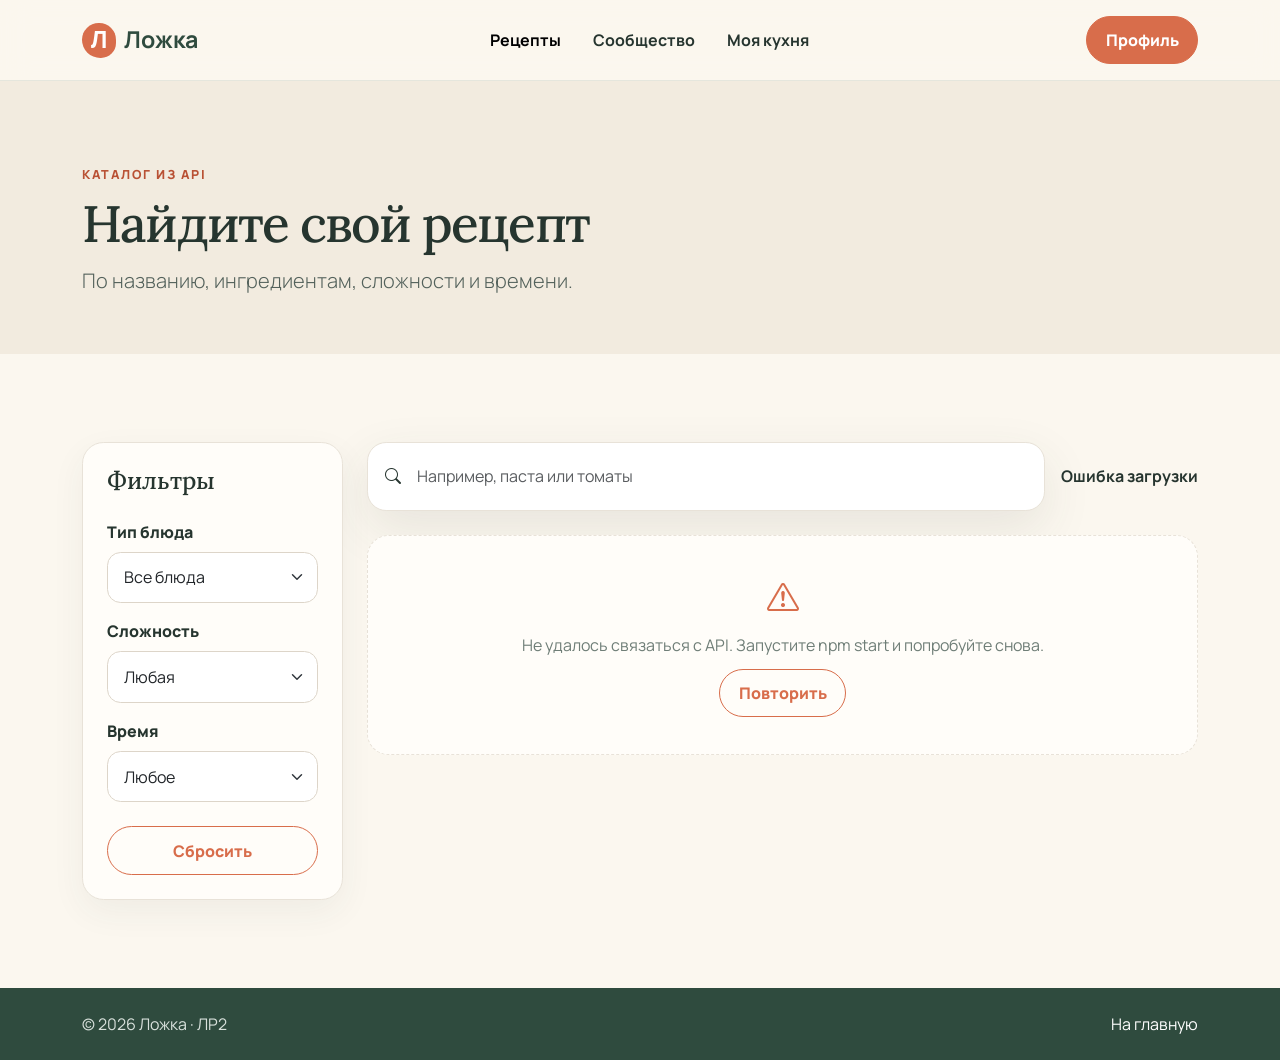
<file: labs/K3441/Меньшенин Евгений Андреевич/lab2/search.html>
<!doctype html>
<html lang="ru">
  <head>
    <meta charset="utf-8" />
    <meta name="viewport" content="width=device-width, initial-scale=1" />
    <title>Поиск рецептов — Ложка</title>
    <link rel="preconnect" href="https://fonts.googleapis.com" />
    <link rel="preconnect" href="https://fonts.gstatic.com" crossorigin />
    <link
      href="https://fonts.googleapis.com/css2?family=Lora:wght@600;700&family=Manrope:wght@400;600;700;800&display=swap"
      rel="stylesheet"
    />
    <link
      href="https://cdn.jsdelivr.net/npm/bootstrap@5.3.3/dist/css/bootstrap.min.css"
      rel="stylesheet"
    />
    <link
      href="https://cdn.jsdelivr.net/npm/bootstrap-icons@1.11.3/font/bootstrap-icons.min.css"
      rel="stylesheet"
    />
    <link href="assets/css/styles.css" rel="stylesheet" />
  </head>
  <body data-page="search">
    <nav class="navbar navbar-expand-lg sticky-top">
      <div class="container py-2">
        <a class="navbar-brand" href="index.html"
          ><span class="brand-mark">Л</span>Ложка</a
        ><button
          class="navbar-toggler"
          data-bs-toggle="collapse"
          data-bs-target="#nav"
          aria-label="Открыть меню"
        >
          <span class="navbar-toggler-icon"></span>
        </button>
        <div class="collapse navbar-collapse" id="nav">
          <ul class="navbar-nav mx-auto gap-lg-3">
            <li><a class="nav-link active" href="search.html">Рецепты</a></li>
            <li><a class="nav-link" href="community.html">Сообщество</a></li>
            <li><a class="nav-link" href="profile.html">Моя кухня</a></li>
          </ul>
          <a class="btn btn-primary" href="profile.html">Профиль</a>
        </div>
      </div>
    </nav>
    <header class="page-hero">
      <div class="container">
        <span class="eyebrow">Каталог из API</span>
        <h1 class="section-title mt-2">Найдите свой рецепт</h1>
        <p class="lead mb-0">По названию, ингредиентам, сложности и времени.</p>
      </div>
    </header>
    <main class="section-pad">
      <div class="container">
        <div class="row g-4">
          <aside class="col-lg-3">
            <div class="paper-card filter-panel">
              <h2 class="h4 mb-4">Фильтры</h2>
              <div class="mb-3">
                <label class="form-label" for="type">Тип блюда</label
                ><select class="form-select" id="type" name="type" data-filter>
                  <option value="">Все блюда</option>
                  <option value="breakfast">Завтраки</option>
                  <option value="main">Основные</option>
                  <option value="dessert">Десерты</option>
                </select>
              </div>
              <div class="mb-3">
                <label class="form-label" for="difficulty">Сложность</label
                ><select
                  class="form-select"
                  id="difficulty"
                  name="difficulty"
                  data-filter
                >
                  <option value="">Любая</option>
                  <option value="easy">Легко</option>
                  <option value="medium">Средне</option>
                </select>
              </div>
              <div class="mb-4">
                <label class="form-label" for="time">Время</label
                ><select class="form-select" id="time" name="time" data-filter>
                  <option value="">Любое</option>
                  <option value="20">До 20 минут</option>
                  <option value="40">До 40 минут</option>
                  <option value="60">До часа</option>
                </select>
              </div>
              <button
                class="btn btn-outline-primary w-100"
                type="button"
                data-reset
              >
                Сбросить
              </button>
            </div>
          </aside>
          <section class="col-lg-9">
            <div
              class="d-flex flex-wrap gap-3 justify-content-between align-items-center mb-4"
            >
              <div class="search-shell d-flex flex-grow-1">
                <i class="bi bi-search ms-2 align-self-center"></i
                ><label class="visually-hidden" for="catalog-search"
                  >Поиск</label
                ><input
                  id="catalog-search"
                  class="form-control"
                  data-search
                  placeholder="Например, паста или томаты"
                />
              </div>
              <strong data-result-count>Загрузка…</strong>
            </div>
            <div class="row g-4" data-catalog></div>
          </section>
        </div>
      </div>
    </main>
    <footer class="py-4">
      <div class="container d-flex justify-content-between">
        <span>© 2026 Ложка · ЛР2</span><a href="index.html">На главную</a>
      </div>
    </footer>
    <div class="toast-container position-fixed bottom-0 end-0 p-3">
      <div id="liveToast" class="toast"><div class="toast-body"></div></div>
    </div>
    <script src="https://cdn.jsdelivr.net/npm/bootstrap@5.3.3/dist/js/bootstrap.bundle.min.js"></script>
    <script src="assets/js/api.js"></script>
    <script src="assets/js/app.js"></script>
  </body>
</html>
</file>
<file: labs/K3441/Меньшенин Евгений Андреевич/lab1/assets/css/styles.css>
:root {
  --ink: #26352f;
  --muted: #6f7e77;
  --cream: #fbf7ef;
  --paper: #fffdf9;
  --sage: #496b5a;
  --sage-dark: #2f4b3e;
  --terracotta: #d86d4b;
  --terracotta-dark: #b95134;
  --line: #e8e2d8;
  --shadow: 0 18px 50px rgba(54, 67, 60, .1);
}

* { box-sizing: border-box; }

body {
  min-height: 100vh;
  color: var(--ink);
  background: var(--cream);
  font-family: "Manrope", system-ui, -apple-system, sans-serif;
}

h1, h2, h3, h4, .brand { font-family: "Lora", Georgia, serif; }
a { color: inherit; }
.text-muted { color: var(--muted) !important; }

.navbar {
  background: rgba(251, 247, 239, .94);
  border-bottom: 1px solid rgba(73, 107, 90, .12);
  backdrop-filter: blur(14px);
}

.navbar-brand { color: var(--sage-dark); font-size: 1.45rem; font-weight: 700; }
.brand-mark {
  display: inline-grid;
  width: 2.15rem;
  height: 2.15rem;
  margin-right: .45rem;
  place-items: center;
  color: white;
  background: var(--terracotta);
  border-radius: 50% 50% 45% 55%;
  font-family: sans-serif;
}

.nav-link { font-weight: 700; color: var(--ink); }
.nav-link:hover, .nav-link.active { color: var(--terracotta); }
.btn { border-radius: 999px; font-weight: 800; padding: .7rem 1.15rem; }
.btn-primary { background: var(--terracotta); border-color: var(--terracotta); }
.btn-primary:hover, .btn-primary:focus { background: var(--terracotta-dark); border-color: var(--terracotta-dark); }
.btn-outline-primary { color: var(--terracotta); border-color: var(--terracotta); }
.btn-outline-primary:hover { background: var(--terracotta); border-color: var(--terracotta); }
.btn-dark { background: var(--sage-dark); border-color: var(--sage-dark); }

.hero {
  min-height: 610px;
  display: grid;
  align-items: center;
  background: linear-gradient(90deg, rgba(251,247,239,.99) 0%, rgba(251,247,239,.92) 34%, rgba(251,247,239,.1) 67%), url("../img/hero-food.webp") center/cover;
}

.hero-copy { max-width: 620px; padding: 7rem 0; }
.eyebrow {
  display: inline-flex;
  align-items: center;
  gap: .5rem;
  color: var(--terracotta-dark);
  font-size: .78rem;
  font-weight: 900;
  letter-spacing: .13em;
  text-transform: uppercase;
}
.display-title { font-size: clamp(2.75rem, 6vw, 5.4rem); line-height: .98; letter-spacing: -.045em; }
.lead { color: #53615b; line-height: 1.75; }
.search-shell { background: white; border: 1px solid var(--line); border-radius: 1.2rem; box-shadow: var(--shadow); padding: .55rem; }
.search-shell .form-control { border: 0; box-shadow: none; }

.section-pad { padding: 5.5rem 0; }
.section-title { font-size: clamp(2rem, 4vw, 3.2rem); letter-spacing: -.035em; }
.soft-section { background: #f2ebdf; }
.paper-card {
  height: 100%;
  overflow: hidden;
  background: var(--paper);
  border: 1px solid var(--line);
  border-radius: 1.35rem;
  box-shadow: 0 12px 34px rgba(54, 67, 60, .06);
}
.paper-card.hoverable { transition: transform .25s ease, box-shadow .25s ease; }
.paper-card.hoverable:hover { transform: translateY(-6px); box-shadow: var(--shadow); }
.recipe-visual {
  min-height: 220px;
  position: relative;
  display: flex;
  align-items: flex-end;
  padding: 1.1rem;
  color: white;
  background-position: center;
  background-size: cover;
}
.visual-1 { background: linear-gradient(135deg, #e8ad69, #9f5138); }
.visual-2 { background: linear-gradient(135deg, #8fad7a, #365746); }
.visual-3 { background: linear-gradient(135deg, #efc8a0, #d76752); }
.visual-4 { background: linear-gradient(135deg, #bea074, #694e38); }
.visual-5 { background: linear-gradient(135deg, #c7d79c, #70824d); }
.visual-6 { background: linear-gradient(135deg, #e4a2a0, #7e3c4c); }
.food-emoji { position: absolute; inset: 50% auto auto 50%; transform: translate(-50%, -50%); font-size: 5.5rem; filter: drop-shadow(0 10px 15px rgba(0,0,0,.2)); }
.time-pill, .tag-pill { border-radius: 999px; font-size: .78rem; font-weight: 800; }
.time-pill { z-index: 1; padding: .45rem .65rem; color: var(--ink); background: rgba(255,255,255,.92); }
.tag-pill { padding: .35rem .65rem; color: var(--sage-dark); background: #e8eee8; }
.icon-button { width: 2.65rem; height: 2.65rem; display: inline-grid; place-items: center; padding: 0; border-radius: 50%; }
.icon-button.active { color: white; background: var(--terracotta); border-color: var(--terracotta); }
.rating { color: #dc8a2b; font-weight: 900; }

.page-hero { padding: 5rem 0 3.5rem; background: #f2ebdf; }
.filter-panel { position: sticky; top: 92px; padding: 1.5rem; }
.form-control, .form-select { border-color: #ddd5c9; border-radius: .85rem; padding: .8rem 1rem; }
.form-control:focus, .form-select:focus { border-color: var(--sage); box-shadow: 0 0 0 .2rem rgba(73,107,90,.12); }
.form-label { font-weight: 800; }

.auth-page { min-height: calc(100vh - 72px); display: grid; place-items: center; padding: 4rem 0; }
.auth-card { width: min(100%, 540px); padding: clamp(1.5rem, 4vw, 3rem); }
.auth-art { min-height: 680px; background: linear-gradient(160deg, rgba(47,75,62,.15), rgba(216,109,75,.25)), url("../img/hero-food.webp") center/cover; border-radius: 1.5rem; }

.profile-cover { height: 240px; background: linear-gradient(120deg, #365746, #8fad7a 55%, #e8ad69); }
.avatar { width: 128px; height: 128px; display: grid; place-items: center; margin-top: -70px; color: white; background: var(--terracotta); border: 7px solid var(--paper); border-radius: 50%; font: 700 2.4rem "Lora", serif; }
.stat { padding: 1rem; text-align: center; background: #f7f2e8; border-radius: 1rem; }
.stat strong { display: block; font: 700 1.45rem "Lora", serif; }

.recipe-photo { min-height: 520px; background: url("../img/hero-food.webp") center/cover; border-radius: 1.6rem; }
.ingredient-list li, .step-list li { padding: .75rem 0; border-bottom: 1px solid var(--line); }
.step-number { flex: 0 0 auto; width: 2.3rem; height: 2.3rem; display: grid; place-items: center; color: white; background: var(--terracotta); border-radius: 50%; font-weight: 900; }

.author-avatar { width: 54px; height: 54px; display: grid; place-items: center; color: white; background: var(--sage); border-radius: 50%; font-weight: 900; }
.empty-state { display: none; padding: 4rem 1rem; text-align: center; }
footer { color: #d9e1dc; background: var(--sage-dark); }
footer a { color: #fff; text-decoration: none; }

@media (max-width: 991.98px) {
  .hero { min-height: 540px; background: linear-gradient(rgba(251,247,239,.78), rgba(251,247,239,.96)), url("../img/hero-food.webp") center/cover; }
  .hero-copy { padding: 5rem 0; }
  .filter-panel { position: static; }
  .auth-art { min-height: 360px; }
}

@media (max-width: 575.98px) {
  .section-pad { padding: 4rem 0; }
  .page-hero { padding: 3.5rem 0 2.5rem; }
  .display-title { font-size: 3rem; }
}
</file>
<file: labs/K3441/Меньшенин Евгений Андреевич/lab2/assets/css/styles.css>
:root {
  --ink: #26352f;
  --muted: #6f7e77;
  --cream: #fbf7ef;
  --paper: #fffdf9;
  --sage: #496b5a;
  --sage-dark: #2f4b3e;
  --terracotta: #d86d4b;
  --terracotta-dark: #b95134;
  --line: #e8e2d8;
  --shadow: 0 18px 50px rgba(54, 67, 60, .1);
}

* { box-sizing: border-box; }

body {
  min-height: 100vh;
  color: var(--ink);
  background: var(--cream);
  font-family: "Manrope", system-ui, -apple-system, sans-serif;
}

h1, h2, h3, h4, .brand { font-family: "Lora", Georgia, serif; }
a { color: inherit; }
.text-muted { color: var(--muted) !important; }

.navbar {
  background: rgba(251, 247, 239, .94);
  border-bottom: 1px solid rgba(73, 107, 90, .12);
  backdrop-filter: blur(14px);
}

.navbar-brand { color: var(--sage-dark); font-size: 1.45rem; font-weight: 700; }
.brand-mark {
  display: inline-grid;
  width: 2.15rem;
  height: 2.15rem;
  margin-right: .45rem;
  place-items: center;
  color: white;
  background: var(--terracotta);
  border-radius: 50% 50% 45% 55%;
  font-family: sans-serif;
}

.nav-link { font-weight: 700; color: var(--ink); }
.nav-link:hover, .nav-link.active { color: var(--terracotta); }
.btn { border-radius: 999px; font-weight: 800; padding: .7rem 1.15rem; }
.btn-primary { background: var(--terracotta); border-color: var(--terracotta); }
.btn-primary:hover, .btn-primary:focus { background: var(--terracotta-dark); border-color: var(--terracotta-dark); }
.btn-outline-primary { color: var(--terracotta); border-color: var(--terracotta); }
.btn-outline-primary:hover { background: var(--terracotta); border-color: var(--terracotta); }
.btn-dark { background: var(--sage-dark); border-color: var(--sage-dark); }

.hero {
  min-height: 610px;
  display: grid;
  align-items: center;
  background: linear-gradient(90deg, rgba(251,247,239,.99) 0%, rgba(251,247,239,.92) 34%, rgba(251,247,239,.1) 67%), url("../img/hero-food.webp") center/cover;
}

.hero-copy { max-width: 620px; padding: 7rem 0; }
.eyebrow {
  display: inline-flex;
  align-items: center;
  gap: .5rem;
  color: var(--terracotta-dark);
  font-size: .78rem;
  font-weight: 900;
  letter-spacing: .13em;
  text-transform: uppercase;
}
.display-title { font-size: clamp(2.75rem, 6vw, 5.4rem); line-height: .98; letter-spacing: -.045em; }
.lead { color: #53615b; line-height: 1.75; }
.search-shell { background: white; border: 1px solid var(--line); border-radius: 1.2rem; box-shadow: var(--shadow); padding: .55rem; }
.search-shell .form-control { border: 0; box-shadow: none; }

.section-pad { padding: 5.5rem 0; }
.section-title { font-size: clamp(2rem, 4vw, 3.2rem); letter-spacing: -.035em; }
.soft-section { background: #f2ebdf; }
.paper-card {
  height: 100%;
  overflow: hidden;
  background: var(--paper);
  border: 1px solid var(--line);
  border-radius: 1.35rem;
  box-shadow: 0 12px 34px rgba(54, 67, 60, .06);
}
.paper-card.hoverable { transition: transform .25s ease, box-shadow .25s ease; }
.paper-card.hoverable:hover { transform: translateY(-6px); box-shadow: var(--shadow); }
.recipe-visual {
  min-height: 220px;
  position: relative;
  display: flex;
  align-items: flex-end;
  padding: 1.1rem;
  color: white;
  background-position: center;
  background-size: cover;
}
.visual-1 { background: linear-gradient(135deg, #e8ad69, #9f5138); }
.visual-2 { background: linear-gradient(135deg, #8fad7a, #365746); }
.visual-3 { background: linear-gradient(135deg, #efc8a0, #d76752); }
.visual-4 { background: linear-gradient(135deg, #bea074, #694e38); }
.visual-5 { background: linear-gradient(135deg, #c7d79c, #70824d); }
.visual-6 { background: linear-gradient(135deg, #e4a2a0, #7e3c4c); }
.food-emoji { position: absolute; inset: 50% auto auto 50%; transform: translate(-50%, -50%); font-size: 5.5rem; filter: drop-shadow(0 10px 15px rgba(0,0,0,.2)); }
.time-pill, .tag-pill { border-radius: 999px; font-size: .78rem; font-weight: 800; }
.time-pill { z-index: 1; padding: .45rem .65rem; color: var(--ink); background: rgba(255,255,255,.92); }
.tag-pill { padding: .35rem .65rem; color: var(--sage-dark); background: #e8eee8; }
.icon-button { width: 2.65rem; height: 2.65rem; display: inline-grid; place-items: center; padding: 0; border-radius: 50%; }
.icon-button.active { color: white; background: var(--terracotta); border-color: var(--terracotta); }
.rating { color: #dc8a2b; font-weight: 900; }

.page-hero { padding: 5rem 0 3.5rem; background: #f2ebdf; }
.filter-panel { position: sticky; top: 92px; padding: 1.5rem; }
.form-control, .form-select { border-color: #ddd5c9; border-radius: .85rem; padding: .8rem 1rem; }
.form-control:focus, .form-select:focus { border-color: var(--sage); box-shadow: 0 0 0 .2rem rgba(73,107,90,.12); }
.form-label { font-weight: 800; }

.auth-page { min-height: calc(100vh - 72px); display: grid; place-items: center; padding: 4rem 0; }
.auth-card { width: min(100%, 540px); padding: clamp(1.5rem, 4vw, 3rem); }
.auth-art { min-height: 680px; background: linear-gradient(160deg, rgba(47,75,62,.15), rgba(216,109,75,.25)), url("../img/hero-food.webp") center/cover; border-radius: 1.5rem; }

.profile-cover { height: 240px; background: linear-gradient(120deg, #365746, #8fad7a 55%, #e8ad69); }
.avatar { width: 128px; height: 128px; display: grid; place-items: center; margin-top: -70px; color: white; background: var(--terracotta); border: 7px solid var(--paper); border-radius: 50%; font: 700 2.4rem "Lora", serif; }
.stat { padding: 1rem; text-align: center; background: #f7f2e8; border-radius: 1rem; }
.stat strong { display: block; font: 700 1.45rem "Lora", serif; }

.recipe-photo { min-height: 520px; background: url("../img/hero-food.webp") center/cover; border-radius: 1.6rem; }
.ingredient-list li, .step-list li { padding: .75rem 0; border-bottom: 1px solid var(--line); }
.step-number { flex: 0 0 auto; width: 2.3rem; height: 2.3rem; display: grid; place-items: center; color: white; background: var(--terracotta); border-radius: 50%; font-weight: 900; }

.author-avatar { width: 54px; height: 54px; display: grid; place-items: center; color: white; background: var(--sage); border-radius: 50%; font-weight: 900; }
.empty-state { display: none; padding: 4rem 1rem; text-align: center; }
footer { color: #d9e1dc; background: var(--sage-dark); }
footer a { color: #fff; text-decoration: none; }

.api-state {
  min-height: 220px;
  display: grid;
  place-items: center;
  align-content: center;
  gap: .75rem;
  padding: 2rem;
  text-align: center;
  color: var(--muted);
  background: var(--paper);
  border: 1px dashed var(--line);
  border-radius: 1.35rem;
}
.api-state i { font-size: 2rem; color: var(--terracotta); }
.api-state p { margin: 0; }
.api-state.loading i { animation: spin 1.2s linear infinite; }
.recipe-photo-api { min-height: 520px; border-radius: 1.6rem; }
@keyframes spin { to { transform: rotate(360deg); } }

@media (max-width: 991.98px) {
  .hero { min-height: 540px; background: linear-gradient(rgba(251,247,239,.78), rgba(251,247,239,.96)), url("../img/hero-food.webp") center/cover; }
  .hero-copy { padding: 5rem 0; }
  .filter-panel { position: static; }
  .auth-art { min-height: 360px; }
}

@media (max-width: 575.98px) {
  .section-pad { padding: 4rem 0; }
  .page-hero { padding: 3.5rem 0 2.5rem; }
  .display-title { font-size: 3rem; }
}
</file>
